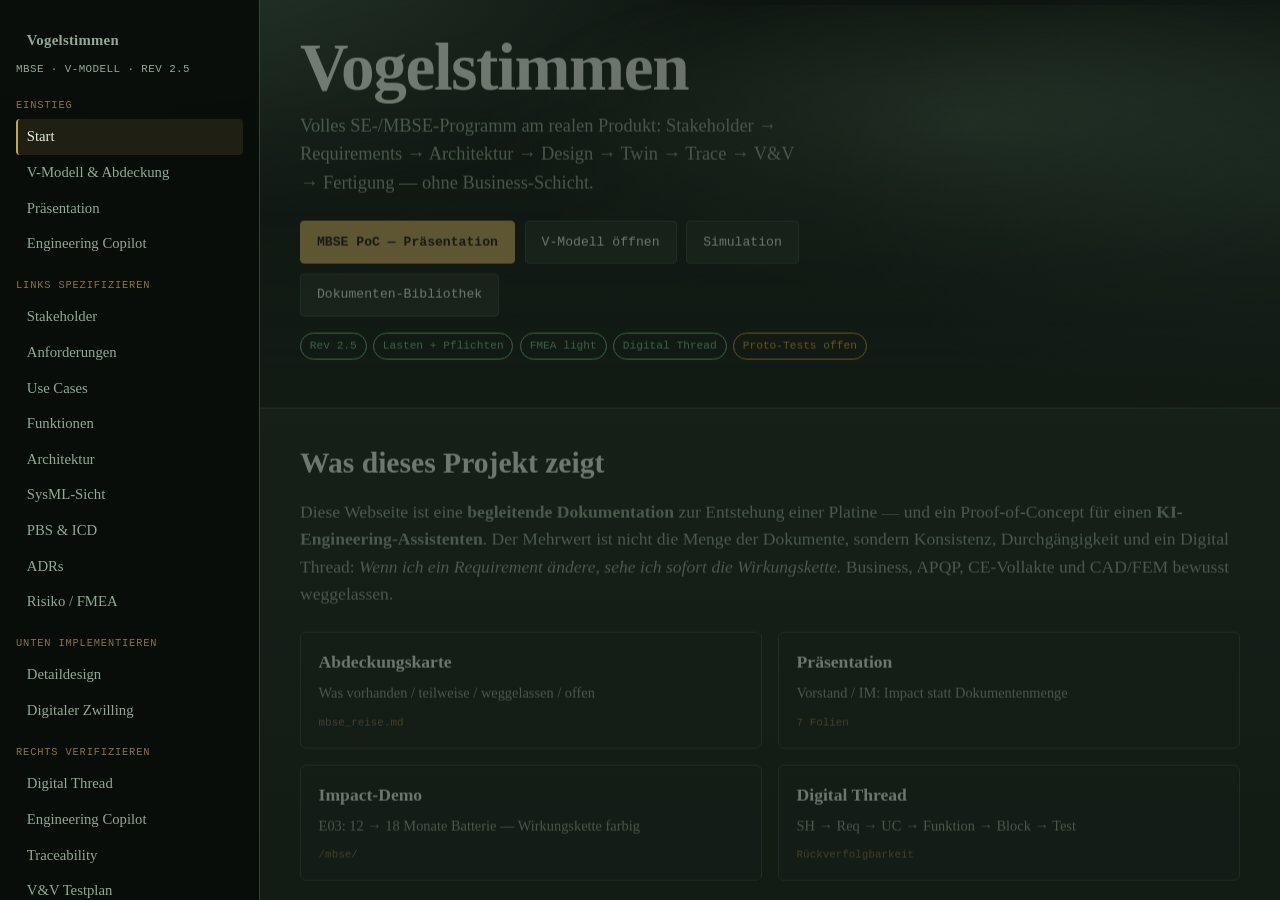
<file: index.html>
<!DOCTYPE html>
<html lang="de">
<head>
  <meta charset="utf-8" />
  <meta http-equiv="refresh" content="0; url=showcase/" />
  <title>Vogelstimmen → Showcase</title>
  <link rel="canonical" href="showcase/" />
</head>
<body>
  <p><a href="showcase/">Zur MBSE-Präsentation</a></p>
</body>
</html>
</file>
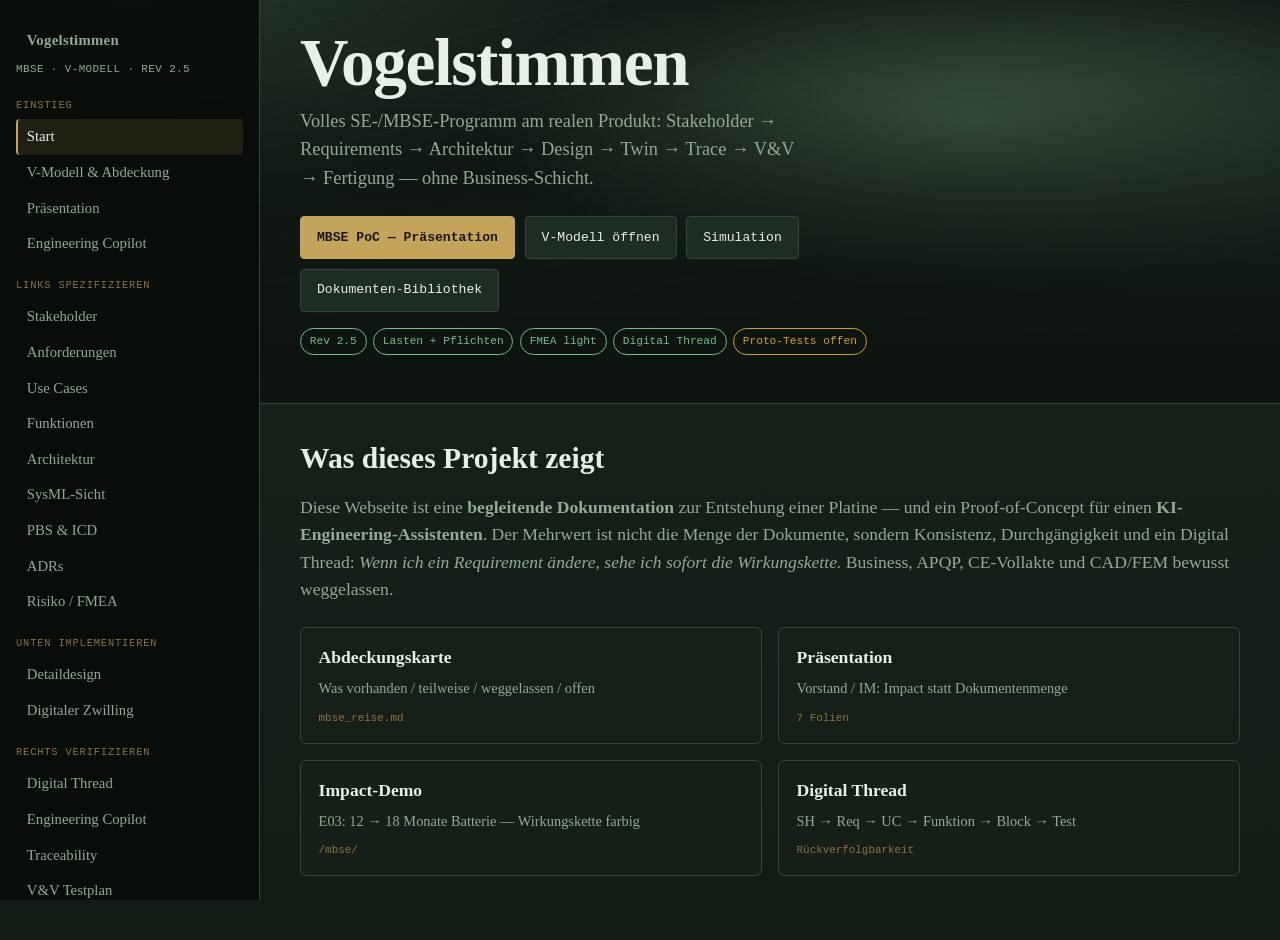
<file: showcase/index.html>
<!DOCTYPE html>
<html lang="de">
<head>
  <meta charset="utf-8" />
  <meta name="viewport" content="width=device-width, initial-scale=1" />
  <meta http-equiv="Cache-Control" content="no-store" />
  <title>Vogelstimmen — MBSE / V-Modell Showcase</title>
  <link rel="stylesheet" href="assets/css/site.css" />
</head>
<body>
  <div class="shell">
    <nav class="nav" aria-label="Hauptnavigation">
      <a class="nav-brand" href="#/home">Vogelstimmen</a>
      <p class="nav-sub">MBSE · V-Modell · Rev 2.5</p>

      <div class="nav-sec">Einstieg</div>
      <a href="#/home" data-route="home">Start</a>
      <a href="#/vmodell" data-route="vmodell">V-Modell &amp; Abdeckung</a>
      <a href="#/pitch" data-route="pitch">Präsentation</a>
      <a href="#/copilot" data-route="copilot">Engineering Copilot</a>

      <div class="nav-sec">Links spezifizieren</div>
      <a href="#/stakeholder" data-route="stakeholder">Stakeholder</a>
      <a href="#/requirements" data-route="requirements">Anforderungen</a>
      <a href="#/usecases" data-route="usecases">Use Cases</a>
      <a href="#/functions" data-route="functions">Funktionen</a>
      <a href="#/architektur" data-route="architektur">Architektur</a>
      <a href="#/sysml" data-route="sysml">SysML-Sicht</a>
      <a href="#/interfaces" data-route="interfaces">PBS &amp; ICD</a>
      <a href="#/entscheidungen" data-route="entscheidungen">ADRs</a>
      <a href="#/risiko" data-route="risiko">Risiko / FMEA</a>

      <div class="nav-sec">Unten implementieren</div>
      <a href="#/design" data-route="design">Detaildesign</a>
      <a href="#/twin" data-route="twin">Digitaler Zwilling</a>

      <div class="nav-sec">Rechts verifizieren</div>
      <a href="#/thread" data-route="thread">Digital Thread</a>
      <a href="#/copilot" data-route="copilot">Engineering Copilot</a>
      <a href="#/trace" data-route="trace">Traceability</a>
      <a href="#/vv" data-route="vv">V&amp;V Testplan</a>
      <a href="#/fertigung" data-route="fertigung">Fertigung</a>
      <a href="#/service" data-route="service">Service &amp; CM</a>

      <div class="nav-sec">Daten</div>
      <a href="#/bibliothek" data-route="bibliothek">Dokumenten-Bibliothek</a>
    </nav>

    <main class="main">
      <!-- HOME -->
      <section id="page-home" class="page">
        <header class="hero">
          <div class="hero-inner">
            <h1>Vogelstimmen</h1>
            <p class="tagline">
              Volles SE-/MBSE-Programm am realen Produkt: Stakeholder → Requirements →
              Architektur → Design → Twin → Trace → V&amp;V → Fertigung — ohne Business-Schicht.
            </p>
            <div class="hero-cta">
              <a class="btn btn-primary" href="#/pitch">MBSE PoC — Präsentation</a>
              <a class="btn" href="#/vmodell">V-Modell öffnen</a>
              <a class="btn" href="#/twin">Simulation</a>
              <a class="btn" href="#/bibliothek">Dokumenten-Bibliothek</a>
            </div>
            <div class="pill-row">
              <span class="pill on">Rev 2.5</span>
              <span class="pill on">Lasten + Pflichten</span>
              <span class="pill on">FMEA light</span>
              <span class="pill on">Digital Thread</span>
              <span class="pill warn">Proto-Tests offen</span>
            </div>
          </div>
        </header>
        <div class="content content-wide">
          <h2>Was dieses Projekt zeigt</h2>
          <p class="lead">
            Diese Webseite ist eine <strong>begleitende Dokumentation</strong> zur Entstehung einer
            Platine — und ein Proof-of-Concept für einen <strong>KI-Engineering-Assistenten</strong>.
            Der Mehrwert ist nicht die Menge der Dokumente, sondern Konsistenz, Durchgängigkeit
            und ein Digital Thread: <em>Wenn ich ein Requirement ändere, sehe ich sofort die Wirkungskette.</em>
            Business, APQP, CE-Vollakte und CAD/FEM bewusst weggelassen.
          </p>
          <div class="grid-2">
            <a class="tile" href="#/vmodell"><h4>Abdeckungskarte</h4><p>Was vorhanden / teilweise / weggelassen / offen</p><div class="meta">mbse_reise.md</div></a>
            <a class="tile" href="#/pitch"><h4>Präsentation</h4><p>Vorstand / IM: Impact statt Dokumentenmenge</p><div class="meta">7 Folien</div></a>
            <a class="tile" href="../mbse/index.html?demo=e03"><h4>Impact-Demo</h4><p>E03: 12 → 18 Monate Batterie — Wirkungskette farbig</p><div class="meta">/mbse/</div></a>
            <a class="tile" href="#/thread"><h4>Digital Thread</h4><p>SH → Req → UC → Funktion → Block → Test</p><div class="meta">Rückverfolgbarkeit</div></a>
          </div>
        </div>
      </section>

      <!-- PITCH -->
      <section id="page-pitch" class="page">
        <div class="content content-wide">
          <h2>Präsentation — Engineering Copilot</h2>
          <p class="lead">Der Mehrwert ist nicht die Menge der Dokumente, sondern Konsistenz, Durchgängigkeit und ein Digital Thread — erstmals wirtschaftlich, weil bei richtiger Tool-Unterstützung kaum Mehraufwand entsteht.</p>
          <a class="btn btn-primary" href="../mbse/presentation.html" target="_blank" rel="noopener">Vollbild (Beamer)</a>
          <a class="btn" href="../mbse/index.html?demo=e03" target="_blank" rel="noopener">Live-Demo E03</a>
          <a class="btn" href="#/bibliothek/mbse_pitch_krones">Sprechertext Krones</a>
          <div class="iframe-wrap" style="margin-top:1rem;min-height:70vh">
            <iframe id="pitch-frame" title="MBSE Präsentation" style="min-height:70vh;width:100%;border:0;background:#101610"></iframe>
          </div>
        </div>
      </section>

      <!-- COPILOT -->
      <section id="page-copilot" class="page">
        <div class="content content-wide">
          <h2>Engineering Copilot</h2>
          <p class="lead">
            Proof-of-Concept: intern ein Modell, außen Impact-Analyse. Der Aha-Effekt ist nicht
            „hier steht ein Requirement“, sondern „wenn ich es ändere, sehe ich sofort Architektur,
            Funktionen, Tests, Risiken und Dokumente“. Vogelstimmen ist der exemplarische Rahmen —
            klein, vollständig, übertragbar.
          </p>
          <div class="grid-2">
            <div class="tile"><h4>Traceability Coverage</h4><p data-mbse-kpi="coverage">—</p><div class="meta">Requirements mit Downstream</div></div>
            <div class="tile"><h4>Verwaiste Elemente</h4><p data-mbse-kpi="orphans">—</p><div class="meta">Ziel 0 — Lücken sichtbar</div></div>
            <div class="tile"><h4>Knoten im Graph</h4><p data-mbse-kpi="nodes">—</p><div class="meta">vs. Dokumente als Metrik</div></div>
            <div class="tile"><h4>Dokument-Knoten</h4><p data-mbse-kpi="docs">—</p><div class="meta">Menge vs. Verknüpfung</div></div>
          </div>
          <p style="margin-top:1rem">
            <a class="btn btn-primary" href="#/pitch">Präsentation starten</a>
            <a class="btn" href="../mbse/index.html">Impact-Analyse öffnen</a>
            <a class="btn" href="../mbse/index.html?demo=e03">What-if E03 (12→18 Monate)</a>
          </p>
        </div>
      </section>

      <!-- V-MODELL -->
      <section id="page-vmodell" class="page">
        <div class="content content-wide">
          <h2>V-Modell Gesamtübersicht</h2>
          <p class="lead">Links spezifizieren &amp; entwickeln · rechts verifizieren &amp; validieren. Klick öffnet die Station.</p>

          <div class="vmodel" aria-label="V-Modell">
            <div class="v-col left">
              <a class="v-node" href="#/stakeholder">Stakeholder / Needs<span class="st">HAVE</span><small>stakeholder.md</small></a>
              <a class="v-node" href="#/requirements">Lastenheft + Pflichtenheft<span class="st">HAVE</span><small>F/E/U/H/M · SYS-01…08</small></a>
              <a class="v-node" href="#/usecases">Use Cases &amp; Szenarien<span class="st">HAVE</span><small>UC-01…05</small></a>
              <a class="v-node" href="#/functions">Funktionsstruktur<span class="st">HAVE</span><small>SF-Baum</small></a>
              <a class="v-node" href="#/architektur">Systemarchitektur B1–B8<span class="st">HAVE</span><small>+ PBS / ICD</small></a>
              <a class="v-node" href="#/risiko">Risiko / Design-FMEA<span class="st">HAVE</span><small>light — kein HARA</small></a>
              <a class="v-node" href="#/design">Detaildesign KiCad<span class="st">HAVE</span><small>Implementierung PCB</small></a>
            </div>
            <div class="vmodel-mid" aria-hidden="true"></div>
            <div class="v-col right">
              <a class="v-node" href="#/vv">Abnahme / Validierung<span class="st open">OPEN</span><small>Betreiber — Proto</small></a>
              <a class="v-node" href="#/vv">Systemtest<span class="st open">OPEN</span><small>Idle, BUSY, R12, 5V</small></a>
              <a class="v-node" href="#/vv">Teilsystem / Twin<span class="st">HAVE</span><small>Sim + Review</small></a>
              <a class="v-node" href="#/vv">Integrationstest<span class="st">HAVE</span><small>F-01…F-05 pcbnew</small></a>
              <a class="v-node" href="#/vv">Unit / DRC·ERC·BOM<span class="st">HAVE</span><small>TC-U01…U03</small></a>
              <a class="v-node" href="#/fertigung">Fertigungspaket<span class="st">HAVE</span><small>Gerber · BOM · CPL</small></a>
              <a class="v-node" href="#/service">Service &amp; Baseline<span class="st">HAVE</span><small>IBN · CM light</small></a>
            </div>
          </div>

          <h3>Abdeckungsfilter</h3>
          <div class="cov-filters">
            <button type="button" data-cov-filter="all" class="active">Alle</button>
            <button type="button" data-cov-filter="have">Vorhanden</button>
            <button type="button" data-cov-filter="partial">Teilweise</button>
            <button type="button" data-cov-filter="skip">Weggelassen</button>
            <button type="button" data-cov-filter="open">Offen</button>
          </div>
          <table class="data">
            <thead><tr><th>Bereich</th><th>Status</th><th>Artefakt</th></tr></thead>
            <tbody>
              <tr data-cov="skip"><td>Business Case / Markt / ROI / MRD</td><td class="status-skip">weggelassen</td><td>—</td></tr>
              <tr data-cov="have"><td>Stakeholder</td><td class="status-have">vorhanden</td><td>stakeholder.md</td></tr>
              <tr data-cov="have"><td>Lastenheft + Pflichtenheft</td><td class="status-have">vorhanden</td><td>anforderungen · pflichtenheft</td></tr>
              <tr data-cov="have"><td>Use Cases / Funktionen / SysML</td><td class="status-have">vorhanden</td><td>use_cases · funktionsstruktur · mbse_sysml</td></tr>
              <tr data-cov="have"><td>Architektur · PBS · ICD · ADR</td><td class="status-have">vorhanden</td><td>systemarchitektur · pbs_icd · entscheidungen</td></tr>
              <tr data-cov="partial"><td>Risiko / FMEA (kein HARA/FTA)</td><td class="status-partial">teilweise</td><td>risiko_fmea.md</td></tr>
              <tr data-cov="skip"><td>Mechanik CAD / FEM</td><td class="status-skip">nicht Scope</td><td>Gehäuse Bestand</td></tr>
              <tr data-cov="have"><td>E/E Schaltplan / PCB / Twin</td><td class="status-have">vorhanden</td><td>KiCad · simulation/</td></tr>
              <tr data-cov="skip"><td>App-Software SRS/SDS</td><td class="status-skip">n/a</td><td>Modul-Firmware fremd</td></tr>
              <tr data-cov="partial"><td>V&amp;V (Plan fertig, Proto offen)</td><td class="status-partial">teilweise</td><td>vv_testplan.md</td></tr>
              <tr data-cov="skip"><td>APQP / PPAP / Six Sigma</td><td class="status-skip">weggelassen</td><td>—</td></tr>
              <tr data-cov="skip"><td>CE-Vollakte / ISO 26262</td><td class="status-skip">weggelassen</td><td>Hinweis in Service</td></tr>
              <tr data-cov="have"><td>Fertigung · Montage · Service · CM</td><td class="status-have">vorhanden</td><td>V2.5-final · montage · service · baseline</td></tr>
              <tr data-cov="open"><td>Feldmessung / Abnahme</td><td class="status-open">offen</td><td>TC-S* / TC-A*</td></tr>
            </tbody>
          </table>
          <a class="btn" href="#/bibliothek/mbse_reise">Vollständige Abdeckungskarte</a>
          <a class="btn btn-primary" href="#/stakeholder">Tour starten: Stakeholder →</a>
        </div>
      </section>

      <!-- STAKEHOLDER -->
      <section id="page-stakeholder" class="page">
        <div class="content">
          <h2>Stakeholder &amp; Needs</h2>
          <p class="lead">Wer braucht was — ohne Marketing/Investor. Rekonstruiert für den Showcase.</p>
          <table class="data">
            <thead><tr><th>ID</th><th>Rolle</th><th>Kern-Interesse</th></tr></thead>
            <tbody>
              <tr><td>SH-01</td><td>Besucher</td><td>Taste → Stimme, einfach</td></tr>
              <tr><td>SH-02</td><td>Betreiber</td><td>Zuverlässig, Batterie hält, Zähler</td></tr>
              <tr><td>SH-03</td><td>Wartung</td><td>USB-Audio, Tausch, Service</td></tr>
              <tr><td>SH-04</td><td>Entwicklung</td><td>Spec, Review, Trace, Fertigung</td></tr>
              <tr><td>SH-05</td><td>Fertigung</td><td>BOM/CPL/Gerber klar</td></tr>
              <tr><td>SH-06</td><td>Reviewer</td><td>Blocker vor Serie finden</td></tr>
            </tbody>
          </table>
          <p class="note">Need „Jahr ohne Batteriewechsel“ → E02/E03/Latch · Need „nicht nochmal Rev‑1“ → M01/M04/Review.</p>
          <a class="btn" href="#/bibliothek/stakeholder">stakeholder.md</a>
          <a class="btn btn-primary" href="#/requirements">Weiter: Anforderungen →</a>
        </div>
      </section>

      <!-- REQUIREMENTS -->
      <section id="page-requirements" class="page">
        <div class="content">
          <h2>Anforderungen</h2>
          <p class="lead">Lastenheft (Kunden-/Stakeholder-Sicht) + Pflichtenheft (SYS-Implementierung).</p>
          <h3>Lastenheft-Gruppen</h3>
          <table class="data">
            <thead><tr><th>Gruppe</th><th>Beispiele</th><th>Kern</th></tr></thead>
            <tbody>
              <tr><td><code>F01–F11</code></td><td>8 Taster, USB-Audio, Zähler, LEDs</td><td>Funktion</td></tr>
              <tr><td><code>E01–E06</code></td><td>Idle &lt;100 µA, Auto-Off, 12 V</td><td>Energie</td></tr>
              <tr><td><code>U01–U05</code></td><td>−10…+60 °C, feucht, wartungsarm</td><td>Umgebung</td></tr>
              <tr><td><code>H01–H07</code></td><td>Kübler, MPT, M3, VGS-Schutz</td><td>Hardware</td></tr>
              <tr><td><code>M01–M04</code></td><td>BOM-Gate, Spannungscheck, Review</td><td>Methode</td></tr>
            </tbody>
          </table>
          <h3>Pflichtenheft — Systemanforderungen (Auszug)</h3>
          <table class="data">
            <thead><tr><th>SYS</th><th>Aussage</th></tr></thead>
            <tbody>
              <tr><td>SYS-02</td><td>Idle: 12V_SW und 5V abgetrennt</td></tr>
              <tr><td>SYS-03</td><td>Kaltstart SET ohne 5 V (Q6)</td></tr>
              <tr><td>SYS-05</td><td>Modul-IOs sehen kein 12‑V‑OR (D15–D22)</td></tr>
              <tr><td>SYS-06</td><td>5 V im Kübler-Fenster (R5=0R)</td></tr>
            </tbody>
          </table>
          <a class="btn" href="#/bibliothek/anforderungen">Lastenheft</a>
          <a class="btn" href="#/bibliothek/pflichtenheft">Pflichtenheft</a>
          <a class="btn btn-primary" href="#/usecases">Weiter: Use Cases →</a>
        </div>
      </section>

      <!-- USE CASES -->
      <section id="page-usecases" class="page">
        <div class="content">
          <h2>Use Cases &amp; Szenarien</h2>
          <p class="lead">Verhalten aus Akteurssicht — Grundlage für Activity/State und Twin-Szenarien.</p>
          <table class="data">
            <thead><tr><th>UC</th><th>Name</th><th>Akteur</th></tr></thead>
            <tbody>
              <tr><td>UC-01</td><td>Vogelstimme starten</td><td>Besucher</td></tr>
              <tr><td>UC-02</td><td>Stimme während Play wechseln</td><td>Besucher</td></tr>
              <tr><td>UC-03</td><td>Nutzungszähler ablesen</td><td>Betreiber</td></tr>
              <tr><td>UC-04</td><td>Audiodateien aktualisieren</td><td>Wartung</td></tr>
              <tr><td>UC-05</td><td>Batterie warten</td><td>Wartung</td></tr>
            </tbody>
          </table>
          <div class="v-steps">
            <div class="v-step"><strong>UC-01 Happy Path</strong><p>Taste → SET → Buck/Boot → Track → BUSY Release → Idle</p></div>
            <div class="v-step"><strong>Constraint UC-04</strong><p>USB nur Latch AUS oder Modul abgezogen (F-09)</p></div>
          </div>
          <a class="btn" href="#/bibliothek/use_cases">use_cases.md</a>
          <a class="btn btn-primary" href="#/functions">Weiter: Funktionen →</a>
        </div>
      </section>

      <!-- FUNCTIONS -->
      <section id="page-functions" class="page">
        <div class="content">
          <h2>Funktionsstruktur</h2>
          <p class="lead">Blackbox: Energie rein · Taster-Events · Audio/LEDs/Zähler raus. Dann Funktionsbaum.</p>
          <pre class="mono" style="background:#0a100c;padding:1rem;border-radius:6px;border:1px solid var(--line);overflow:auto">Hauptfunktion: Vogelstimme auf Tastendruck wiedergeben
├─ SF-Energie   Latch, Buck, Idle-Trennung
├─ SF-Trigger   Taster → IO / BTN_OR / SET
├─ SF-Audio     Modul Mode0, BUSY, SPK
├─ SF-Feedback  LEDs 12V_LED
└─ SF-Nutzung   Kübler-Impuls</pre>
          <a class="btn" href="#/bibliothek/funktionsstruktur">funktionsstruktur.md</a>
          <a class="btn btn-primary" href="#/architektur">Weiter: Architektur →</a>
        </div>
      </section>

      <!-- ARCHITEKTUR -->
      <section id="page-architektur" class="page">
        <div class="content">
          <h2>Systemarchitektur</h2>
          <p class="lead">Logische Blöcke B1–B8 mit Trace zu Requirements — Logical → Physical im PBS.</p>
          <table class="data">
            <thead><tr><th>Block</th><th>Rolle</th><th>Req-Trace</th></tr></thead>
            <tbody>
              <tr><td>B1</td><td>Eingangsschutz</td><td>E01, H07</td></tr>
              <tr><td>B2</td><td>Hardware-Latch</td><td>E02, E04, E05</td></tr>
              <tr><td>B3</td><td>Buck 12→5 V</td><td>E01, E03</td></tr>
              <tr><td>B4</td><td>DY-SV17F Audio</td><td>F01–F09</td></tr>
              <tr><td>B5</td><td>Kübler-Zähler</td><td>F10, H01</td></tr>
              <tr><td>B6</td><td>Taster-Interface</td><td>F01, F02</td></tr>
              <tr><td>B7</td><td>Lautsprecher BTL</td><td>F05, F09</td></tr>
              <tr><td>B8</td><td>Taster-LEDs</td><td>F11</td></tr>
            </tbody>
          </table>
          <div class="v-steps">
            <div class="v-step"><strong>DOMÄNEN</strong><p>12V_PROT · 12V_SW · 5V · IOx vs IOx_M</p></div>
            <div class="v-step"><strong>ZUSTÄNDE</strong><p>Idle → SET → Boot → Play → Release → Idle</p></div>
          </div>
          <a class="btn" href="#/bibliothek/systemarchitektur">Architektur-Dokument</a>
          <a class="btn btn-primary" href="#/sysml">Weiter: SysML →</a>
        </div>
      </section>

      <!-- SYSML -->
      <section id="page-sysml" class="page">
        <div class="content">
          <h2>MBSE / SysML-Sicht</h2>
          <p class="lead">Kein Cameo — dokumentierte SysML-Äquivalente (Mermaid/Tabellen) mit denselben Diagrammrollen.</p>
          <table class="data">
            <thead><tr><th>Diagramm</th><th>Inhalt hier</th></tr></thead>
            <tbody>
              <tr><td>Requirement</td><td>Lasten/Pflichten + Traceability</td></tr>
              <tr><td>BDD</td><td>Blöcke B1–B8, Produktstruktur</td></tr>
              <tr><td>IBD</td><td>Schnittstellen, Spannungsdomänen</td></tr>
              <tr><td>Use Case</td><td>UC-01…05</td></tr>
              <tr><td>Activity / Sequence</td><td>UC-Abläufe, Twin-Phasen</td></tr>
              <tr><td>State Machine</td><td>Idle/Betrieb/Release</td></tr>
              <tr><td>Parametric</td><td>teilweise: Idle-µA, R12-Leistung (Twin/ANA)</td></tr>
            </tbody>
          </table>
          <a class="btn" href="#/bibliothek/mbse_sysml">mbse_sysml.md</a>
          <a class="btn btn-primary" href="#/interfaces">Weiter: PBS &amp; ICD →</a>
        </div>
      </section>

      <!-- PBS ICD -->
      <section id="page-interfaces" class="page">
        <div class="content">
          <h2>PBS &amp; Interface Control</h2>
          <p class="lead">Product Breakdown + ICD: elektrische, mechanische und Audio-Schnittstellen.</p>
          <pre class="mono" style="background:#0a100c;padding:1rem;border-radius:6px;border:1px solid var(--line);overflow:auto">System Vogelstimmen
├─ Elektronik PCB Rev 2.5
├─ Audio-Modul DY-SV17F
├─ Kübler-Zähler
├─ Bestand: Gehäuse / 8× Taster+LED / SPK / 12V-Batt
└─ Fertigungsdaten (Gerber, BOM, CPL)</pre>
          <p>ICD deckt u. a. J1–J6 (MPT), USB-Constraint, SPK BTL, Taster-GND, 12V_LED ab.</p>
          <a class="btn" href="#/bibliothek/pbs_icd">pbs_icd.md</a>
          <a class="btn btn-primary" href="#/entscheidungen">Weiter: ADRs →</a>
        </div>
      </section>

      <!-- ENTSCHEIDUNGEN -->
      <section id="page-entscheidungen" class="page">
        <div class="content">
          <h2>Designentscheidungen (ADR)</h2>
          <p class="lead">Kritische Wahlen versioniert begründet — Review-fähig.</p>
          <table class="data">
            <thead><tr><th>ID</th><th>Entscheidung</th><th>Treiber</th></tr></thead>
            <tbody>
              <tr><td><code>E-LATCH-01/02</code></td><td>HW-Latch + P-FET-Kaltstart</td><td>E02 Idle ≈0 µA</td></tr>
              <tr><td><code>E-RPP-01</code></td><td>R6 = 470 kΩ</td><td>~12 µA Idle</td></tr>
              <tr><td><code>E-VGS-01</code></td><td>Zener 6,2 V an P-FETs</td><td>SI2301 ±8 V</td></tr>
              <tr><td><code>E-CNT-01</code></td><td>Kübler @ 5 V-Rail</td><td>Spec −10/+20 %</td></tr>
              <tr><td><code>E-CONN-01</code></td><td>Phoenix MPT</td><td>Einzelleitungen</td></tr>
              <tr><td><code>E-RESPIN-01</code></td><td>F-01…F-05 Respin</td><td>Adversarial</td></tr>
            </tbody>
          </table>
          <a class="btn" href="#/bibliothek/entscheidungen">Alle ADRs</a>
          <a class="btn btn-primary" href="#/risiko">Weiter: Risiko →</a>
        </div>
      </section>

      <!-- RISIKO -->
      <section id="page-risiko" class="page">
        <div class="content">
          <h2>Risiko- &amp; Sicherheitsmanagement</h2>
          <p class="lead">Design-FMEA light. Kein HARA/HAZOP/FTA — nicht Automotive/Medizin.</p>
          <table class="data">
            <thead><tr><th>Thema</th><th>Maßnahme</th></tr></thead>
            <tbody>
              <tr><td>12 V auf Modul-IO</td><td>D15–D22 Serie (F-01)</td></tr>
              <tr><td>VOS / Kübler-Fenster</td><td>R5 = 0 Ω (F-02)</td></tr>
              <tr><td>BUSY Kill beim Boot</td><td>R13+C4 Blanking (F-03)</td></tr>
              <tr><td>R12 thermisch</td><td>Auflage A-02 Proto messen</td></tr>
              <tr><td>USB vs Board-5V</td><td>IBN-Regel + Service</td></tr>
            </tbody>
          </table>
          <a class="btn" href="#/bibliothek/risiko_fmea">risiko_fmea.md</a>
          <a class="btn btn-primary" href="#/design">Weiter: Detaildesign →</a>
        </div>
      </section>

      <!-- DESIGN -->
      <section id="page-design" class="page">
        <div class="content">
          <h2>Detaildesign &amp; Implementierung</h2>
          <p class="lead">E/E: Schaltplan → PCB → Fertigungsdaten. Mechanik/CAD bewusst Bestand.</p>
          <div class="v-steps">
            <div class="v-step"><strong>M01 BOM-GATE</strong><p>LCSC vor Layout (<code>bom_verfuegbarkeit.md</code>)</p></div>
            <div class="v-step"><strong>SCHALTPLAN</strong><p>B1–B8, VGS, Latch, Respin F-01…F-05</p></div>
            <div class="v-step"><strong>PCB REV 2.5</strong><p>2L 86,6×60,6 mm · 47 SMD · DRC/ERC 0</p></div>
            <div class="v-step"><strong>SW</strong><p>Keine App — nur Modul Mode 0 + Dateinamen</p></div>
          </div>
          <div class="grid-2">
            <a class="tile" href="#/bibliothek/schaltplan"><h4>Schaltplan-Doku</h4><p>Netze, Blöcke, BOM</p><div class="meta">docs/schaltplan.md</div></a>
            <a class="tile" href="#/bibliothek/kicad_anleitung"><h4>KiCad</h4><p>Projekt öffnen</p><div class="meta">kicad_anleitung.md</div></a>
          </div>
          <a class="btn btn-primary" href="#/twin">Weiter: Digitaler Zwilling →</a>
        </div>
      </section>

      <!-- TWIN -->
      <section id="page-twin" class="page">
        <div class="content content-wide">
          <h2>Digitaler Zwilling</h2>
          <p class="lead">Verhaltensmodell: Taster → Latch → Buck → Play → Ströme/Spannungen auf dem Layout.</p>
          <a class="btn" href="../simulation/index.html" target="_blank" rel="noopener">Simulation in neuem Tab</a>
          <a class="btn" href="#/bibliothek/digitaler_zwilling">Zwilling-Dokumentation</a>
          <div class="iframe-wrap" style="margin-top:1rem">
            <iframe id="sim-frame" title="Platinen-Simulation Rev 2.5"></iframe>
          </div>
          <p class="note" style="margin-top:1rem">Sim ≠ Proto-Oszi — prüft Logik/Idle/Phasen vor Kupferbestellung.</p>
          <a class="btn btn-primary" href="#/thread">Weiter: Digital Thread →</a>
        </div>
      </section>

      <!-- THREAD -->
      <section id="page-thread" class="page">
        <div class="content">
          <h2>Digital Thread</h2>
          <p class="lead">State-of-the-Art-Idee, dokumentenbasiert rückverfolgbar verknüpft — kein PLM-Tool.</p>
          <div class="thread">
            <strong>Stakeholder</strong> (SH-01…06)<br />
            ↓ Needs<br />
            <strong>Requirements</strong> (F/E/U/H/M + SYS)<br />
            ↓<br />
            <strong>Use Cases</strong> (UC-01…05)<br />
            ↓<br />
            <strong>Funktionen</strong> (SF-*)<br />
            ↓<br />
            <strong>Logische Architektur</strong> (B1–B8)<br />
            ↓<br />
            <strong>Physisch</strong> (PCB / Modul / BOM)<br />
            ↓<br />
            <strong>Tests</strong> (TC-U / I / T / S / A)<br />
            ↓<br />
            <strong>Nachweise / Freigabe</strong> (Review · Auflagen · Proto)
          </div>
          <a class="btn" href="#/bibliothek/digital_thread">digital_thread.md</a>
          <a class="btn btn-primary" href="#/trace">Weiter: Traceability →</a>
        </div>
      </section>

      <!-- TRACE -->
      <section id="page-trace" class="page">
        <div class="content">
          <h2>Traceability (RTM)</h2>
          <p class="lead">Jedes Element: Anforderung → Funktion → Komponente → Testfall → Ergebnis.</p>
          <pre class="mono" style="background:#0a100c;padding:1rem;border-radius:6px;border:1px solid var(--line);overflow:auto">F02 Taster→Stimme
  → SF-Trigger / SF-Audio
  → B4, B6 · U2 IOx_M · D15–D22
  → TC-T01 / V-FUN · Sim PASS
  → TC-S02 Proto OFFEN</pre>
          <table class="data">
            <thead><tr><th>Methode</th><th>Bedeutung</th></tr></thead>
            <tbody>
              <tr><td><code>V-FUN</code></td><td>Funktionaler Test</td></tr>
              <tr><td><code>V-MES</code></td><td>Messung</td></tr>
              <tr><td><code>V-ANA</code></td><td>Analyse</td></tr>
              <tr><td><code>V-INS</code></td><td>Inspektion</td></tr>
              <tr><td><code>V-REV</code></td><td>Review</td></tr>
              <tr><td><code>V-SIM</code></td><td>Simulation</td></tr>
            </tbody>
          </table>
          <a class="btn" href="#/bibliothek/traceability">Vollständige Matrix</a>
          <a class="btn btn-primary" href="#/vv">Weiter: V&amp;V →</a>
        </div>
      </section>

      <!-- V&V -->
      <section id="page-vv" class="page">
        <div class="content">
          <h2>Verifikation &amp; Validierung</h2>
          <p class="lead">Rechte Seite des V — ehrlich: Design-V weitgehend done, System/Abnahme Proto offen.</p>
          <table class="data">
            <thead><tr><th>Ebene</th><th>Status</th><th>Beispiele</th></tr></thead>
            <tbody>
              <tr><td>Unit</td><td class="status-have">PASS</td><td>DRC/ERC, BOM↔CPL</td></tr>
              <tr><td>Integration</td><td class="status-have">PASS</td><td>F-01…F-05 in PCB</td></tr>
              <tr><td>Teilsystem</td><td class="status-have">PASS</td><td>Twin UC-01, Review</td></tr>
              <tr><td>System</td><td class="status-open">OFFEN</td><td>Idle real, BUSY Oszi, R12</td></tr>
              <tr><td>Abnahme</td><td class="status-open">OFFEN</td><td>Betreiber am Lehrpfad</td></tr>
            </tbody>
          </table>
          <div class="pill-row">
            <span class="pill on">DRC 0</span>
            <span class="pill on">ERC 0</span>
            <span class="pill on">F-01…F-05</span>
            <span class="pill warn">FREIGABE MIT AUFLAGEN</span>
          </div>
          <a class="btn" href="#/bibliothek/vv_testplan">vv_testplan.md</a>
          <a class="btn" href="#/bibliothek/adversarial_v25">Adversarial Review</a>
          <a class="btn btn-primary" href="#/fertigung">Weiter: Fertigung →</a>
        </div>
      </section>

      <!-- FERTIGUNG -->
      <section id="page-fertigung" class="page">
        <div class="content">
          <h2>Fertigung &amp; Manufacturing Engineering</h2>
          <p class="lead">JLCPCB-Paket + Montage/IBN. Kein APQP/PPAP — Proto-Fertigung.</p>
          <table class="data">
            <thead><tr><th>Artefakt</th><th>Pfad</th></tr></thead>
            <tbody>
              <tr><td>Gerber-ZIP</td><td><code>hardware/V2.5-final/vogelstimmen_v2.5-Gerber.zip</code></td></tr>
              <tr><td>BOM / CPL</td><td><code>JLCPCB_BOM.csv</code> · <code>*-cpl.csv</code></td></tr>
              <tr><td>PDFs / KiCad</td><td>Schematic · PCB · Quellen</td></tr>
              <tr><td>Montage / IBN</td><td><code>docs/montage_ibn.md</code></td></tr>
            </tbody>
          </table>
          <h3>Auflagen vor Serie</h3>
          <ol>
            <li>Passives LCSC nachziehen (A-01)</li>
            <li>1–2 Proto messen: BUSY, R12, 5 V (A-02/A-03)</li>
            <li>USB nur Modul abgezogen / Latch aus (A-04)</li>
          </ol>
          <a class="btn" href="#/bibliothek/fertigung_readme">Fertigung README</a>
          <a class="btn" href="#/bibliothek/montage_ibn">Montage &amp; IBN</a>
          <a class="btn btn-primary" href="#/service">Weiter: Service &amp; CM →</a>
        </div>
      </section>

      <!-- SERVICE -->
      <section id="page-service" class="page">
        <div class="content">
          <h2>Service, Betrieb &amp; Konfiguration</h2>
          <p class="lead">Wartung, Audio-Update, Ersatz — plus Baseline/CM light.</p>
          <div class="v-steps">
            <div class="v-step"><strong>SERVICE</strong><p>Batterie, USB-Dateien, Zählerablesen, Modul-Tausch — <code>service_betrieb.md</code></p></div>
            <div class="v-step"><strong>BASELINE</strong><p>Rev 2.5 = Gerber+BOM+CPL+Docs Stand Freigabe — <code>konfiguration_baseline.md</code></p></div>
            <div class="v-step"><strong>COMPLIANCE</strong><p>Keine CE-Vollakte; intern/Lehrpfad — Annahme dokumentiert</p></div>
          </div>
          <a class="btn" href="#/bibliothek/service_betrieb">Service</a>
          <a class="btn" href="#/bibliothek/konfiguration_baseline">Baseline</a>
          <a class="btn btn-primary" href="#/bibliothek">Zur Dokumenten-Bibliothek →</a>
        </div>
      </section>

      <!-- BIBLIOTHEK -->
      <section id="page-bibliothek" class="page">
        <div class="content content-wide">
          <h2>Dokumenten-Bibliothek</h2>
          <p class="lead">Alle Kern-Artefakte offline gerendert — vom Abdeckungsblatt bis Fertigung.</p>
          <div class="md-toolbar">
            <label for="doc-select" class="mono" style="color:var(--muted)">Dokument</label>
            <select id="doc-select"></select>
            <span id="md-status" class="mono" style="color:var(--muted);font-size:0.7rem"></span>
          </div>
          <div id="md-out" class="md-view"><p>Dokument wählen …</p></div>
          <div class="footer-bar">
            Quelle: Projektordner auf diesem Stick · Server: START.bat · Kolping / interner Gebrauch
          </div>
        </div>
      </section>
    </main>
  </div>

  <script src="assets/js/marked.min.js"></script>
  <script src="assets/js/site.js"></script>
</body>
</html>
</file>
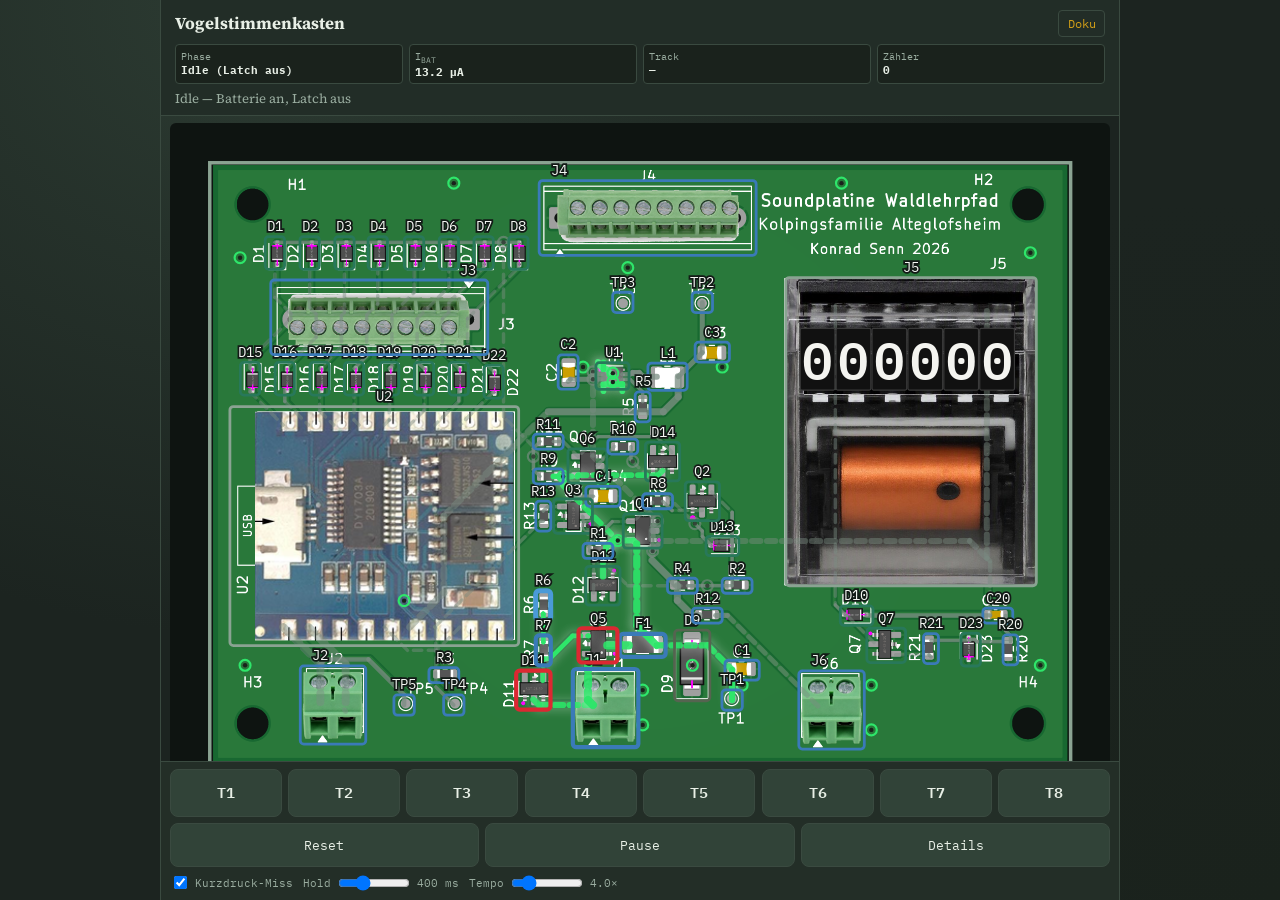
<file: sim-app/index.html>
<!DOCTYPE html>
<html lang="de">
<head>
  <meta charset="utf-8" />
  <meta name="viewport" content="width=device-width, initial-scale=1, viewport-fit=cover" />
  <meta name="mobile-web-app-capable" content="yes" />
  <meta name="apple-mobile-web-app-capable" content="yes" />
  <meta name="apple-mobile-web-app-status-bar-style" content="black-translucent" />
  <meta name="theme-color" content="#1c2420" />
  <meta name="sim-rev" content="3.0-mobile" />
  <title>Vogelstimmen — Platinen-Simulation</title>
  <link rel="manifest" href="manifest.webmanifest" />
  <link rel="preconnect" href="https://fonts.googleapis.com" />
  <link rel="preconnect" href="https://fonts.gstatic.com" crossorigin />
  <link href="https://fonts.googleapis.com/css2?family=IBM+Plex+Mono:wght@400;600&family=Source+Serif+4:opsz,wght@8..60,500;8..60,700&display=swap" rel="stylesheet" />
  <link rel="stylesheet" href="css/mobile.css" />
</head>
<body>
  <div id="boot-screen" class="boot-screen" aria-live="polite">
    <p class="boot-title">Platinen-Simulation</p>
    <p class="boot-sub">Rev 3.0 wird geladen …</p>
  </div>

  <header class="app-header">
    <div class="header-top">
      <h1>Vogelstimmenkasten</h1>
      <a class="doc-link" href="../showcase/index.html#/twin">Doku</a>
    </div>
    <div class="stats-bar">
      <div><span>Phase</span><strong id="phase">—</strong></div>
      <div><span>I<sub>BAT</sub></span><strong id="ibat">—</strong></div>
      <div><span>Track</span><strong id="track">—</strong></div>
      <div><span>Zähler</span><strong id="counter">0</strong></div>
    </div>
    <p id="msg" class="msg-line"></p>
  </header>

  <main class="app-main">
    <div id="board" class="board-wrap" aria-label="Platinenansicht"></div>
    <details class="legend-fold">
      <summary>Legende Stromfluss</summary>
      <div class="legend-flow">
        <span><i class="blue-swatch"></i>blau = Passiv / Klemme</span>
        <span><i style="background:#7a8c82"></i>grau ≈0</span>
        <span><i style="background:#2ee66a"></i>&lt;1 mA</span>
        <span><i style="background:#ffc107"></i>&lt;50 mA</span>
        <span><i style="background:#ff4d4d"></i>≥50 mA</span>
      </div>
    </details>
  </main>

  <nav class="touch-bar" aria-label="Vogelstimmen-Taster">
    <div class="touch-row" id="buttons"></div>
    <div class="touch-ctrl">
      <button class="ctrl" id="reset" type="button">Reset</button>
      <button class="ctrl" id="pause" type="button">Pause</button>
      <button class="ctrl sheet-toggle" id="sheet-open" type="button" aria-expanded="false" aria-controls="detail-sheet">Details</button>
    </div>
    <div class="touch-sliders">
      <label class="chk"><input type="checkbox" id="miss" checked /> Kurzdruck-Miss</label>
      <label class="rng">Hold <input type="range" id="hold" min="50" max="1200" value="400" step="50" /> <span id="hold-val">400 ms</span></label>
      <label class="rng">Tempo <input type="range" id="speed" min="0.5" max="20" value="4" step="0.5" /> <span id="speed-val">4.0×</span></label>
    </div>
  </nav>

  <div id="detail-sheet" class="detail-sheet" aria-hidden="true">
    <div class="sheet-backdrop" id="sheet-backdrop"></div>
    <div class="sheet-panel" role="dialog" aria-modal="true" aria-labelledby="sheet-title">
      <div class="sheet-handle" aria-hidden="true"></div>
      <div class="sheet-head">
        <h2 id="sheet-title">Netze &amp; Bauteile</h2>
        <button type="button" class="sheet-close" id="sheet-close" aria-label="Schließen">×</button>
      </div>
      <div class="sheet-tabs" role="tablist">
        <button type="button" class="tab on" data-tab="detail" role="tab" aria-selected="true">Detail</button>
        <button type="button" class="tab" data-tab="nets" role="tab">Netze</button>
        <button type="button" class="tab" data-tab="parts" role="tab">Teile</button>
      </div>
      <div class="sheet-body">
        <div class="tab-panel on" data-panel="detail" id="detail"></div>
        <div class="tab-panel" data-panel="nets"><div id="nets"></div></div>
        <div class="tab-panel" data-panel="parts">
          <div class="scroll">
            <table>
              <thead>
                <tr><th>Ref</th><th>BG</th><th>Wert</th><th>Zustand</th><th>U</th><th>I</th><th>Spec</th></tr>
              </thead>
              <tbody id="part-table"></tbody>
            </table>
          </div>
        </div>
      </div>
    </div>
  </div>

  <div id="help-overlay" class="help-overlay" aria-hidden="true">
    <div class="help-dialog" role="dialog" aria-modal="true" aria-labelledby="help-title">
      <button type="button" class="help-close" id="help-close">Schließen</button>
      <h3 id="help-title">Erklärung</h3>
      <p class="help-sub" id="help-sub"></p>
      <h4>System — Hauptbaugruppen</h4>
      <div class="diag-wrap" id="help-sys-diag"></div>
      <h4>Baugruppe — Funktion &amp; Schnittstellen</h4>
      <div class="diag-wrap" id="help-inner-diag"></div>
      <h4>Die Baugruppe in Alltagssprache</h4>
      <p id="help-block"></p>
      <h4>Dieses Bauteil — wozu und wie</h4>
      <p id="help-part"></p>
      <div id="help-trace"></div>
    </div>
  </div>

  <script type="module" src="js/mobile-shell.js"></script>
</body>
</html>
</file>
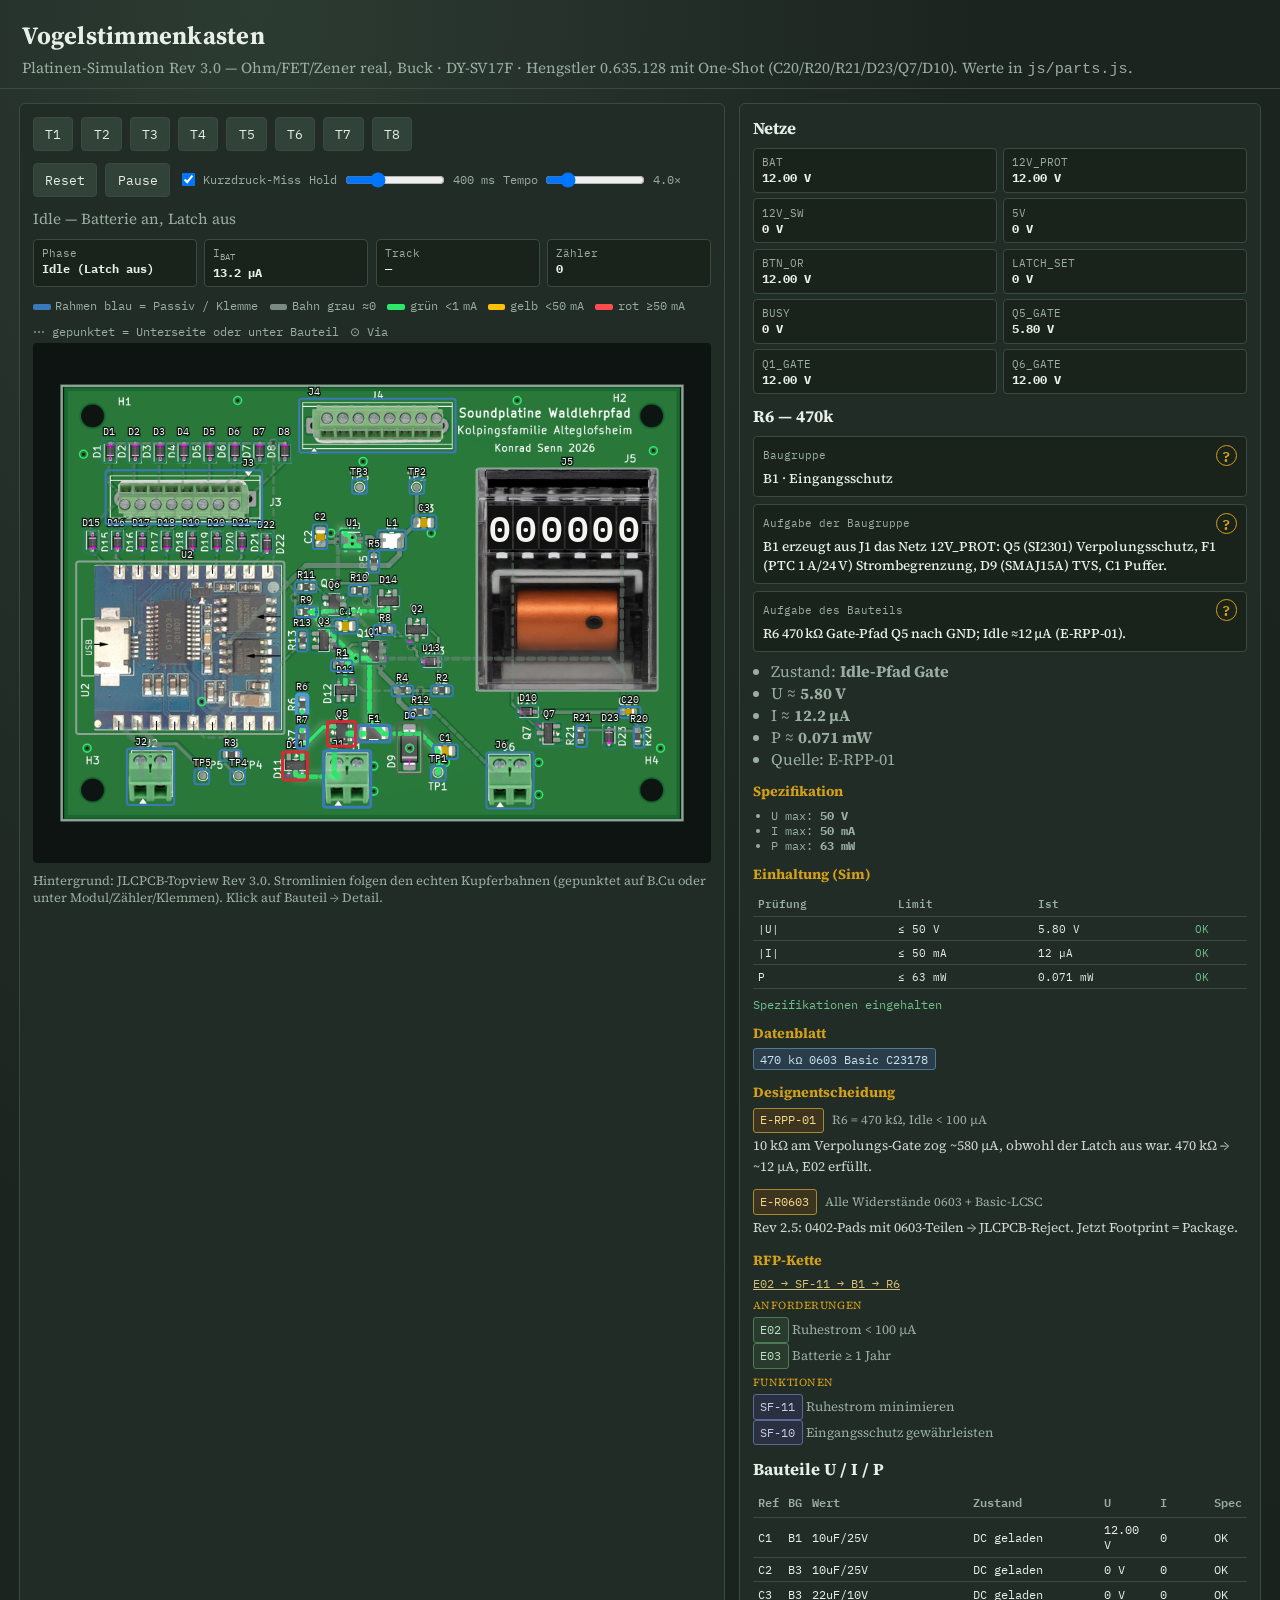
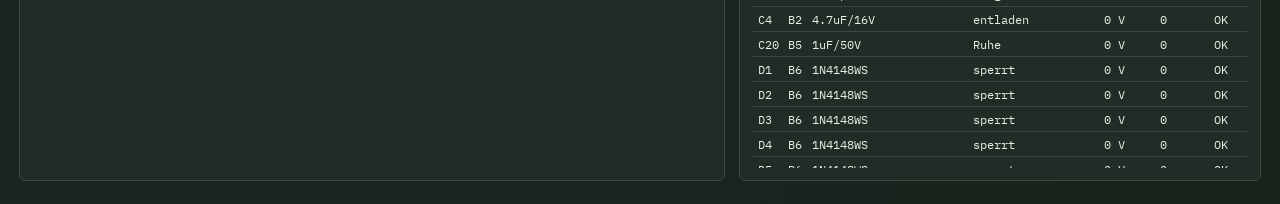
<file: simulation/index.html>
<!DOCTYPE html>
<html lang="de">
<head>
  <meta charset="utf-8" />
  <meta http-equiv="Cache-Control" content="no-cache, no-store, must-revalidate" />
  <meta http-equiv="Pragma" content="no-cache" />
  <meta name="sim-rev" content="3.0-adr" />
  <meta name="viewport" content="width=device-width, initial-scale=1" />
  <title>Vogelstimmenkasten — Platinen-Simulation Rev 3.0</title>
  <link rel="preconnect" href="https://fonts.googleapis.com" />
  <link rel="preconnect" href="https://fonts.gstatic.com" crossorigin />
  <link href="https://fonts.googleapis.com/css2?family=IBM+Plex+Mono:wght@400;600&family=Source+Serif+4:opsz,wght@8..60,500;8..60,700&display=swap" rel="stylesheet" />
  <style>
    :root {
      --bg: #1c2420;
      --panel: #243029;
      --ink: #e8efe6;
      --muted: #9aada0;
      --line: #3a4a40;
      --accent: #d4a017;
      --good: #6fbf8a;
      --hot: #e07a3d;
      --bad: #e35d5d;
      --pcb: #2a3830;
    }
    * { box-sizing: border-box; }
    body {
      margin: 0;
      font-family: "Source Serif 4", Georgia, serif;
      background:
        radial-gradient(ellipse at 20% 0%, #2c3b32 0%, transparent 50%),
        radial-gradient(ellipse at 100% 100%, #1a221c 0%, var(--bg) 55%);
      color: var(--ink);
      min-height: 100vh;
    }
    header {
      padding: 1.1rem 1.4rem 0.6rem;
      border-bottom: 1px solid var(--line);
    }
    header h1 {
      margin: 0;
      font-size: 1.55rem;
      font-weight: 700;
      letter-spacing: 0.01em;
    }
    header p {
      margin: 0.35rem 0 0;
      color: var(--muted);
      font-size: 0.95rem;
    }
    .layout {
      display: grid;
      grid-template-columns: 1.15fr 0.85fr;
      gap: 0.9rem;
      padding: 0.9rem 1.2rem 1.4rem;
    }
    @media (max-width: 980px) {
      .layout { grid-template-columns: 1fr; }
    }
    .panel {
      background: color-mix(in srgb, var(--panel) 92%, black);
      border: 1px solid var(--line);
      border-radius: 6px;
      padding: 0.8rem;
    }
    .row {
      display: flex;
      flex-wrap: wrap;
      gap: 0.5rem;
      align-items: center;
      margin-bottom: 0.7rem;
    }
    .btn-bird, button.ctrl {
      font-family: "IBM Plex Mono", monospace;
      border: 1px solid var(--line);
      background: #314338;
      color: var(--ink);
      padding: 0.45rem 0.7rem;
      border-radius: 4px;
      cursor: pointer;
    }
    .btn-bird:hover, button.ctrl:hover { border-color: var(--accent); }
    .btn-bird.down {
      background: var(--accent);
      color: #1a1a12;
      border-color: var(--accent);
    }
    #board {
      background: #0e1411;
      border-radius: 4px;
      min-height: 360px;
      overflow: hidden;
    }
    svg.pcb { width: 100%; height: 520px; display: block; }
    .pcb-photo { pointer-events: none; }
    .pcb-edge {
      fill: none;
      stroke: #8aa392;
      stroke-width: 0.35;
    }
    .tracks .track {
      fill: none;
      /* stroke nur per JS — CSS würde Attribute überschreiben */
      transition: opacity 0.12s linear;
    }
    .tracks .track.flow {
      filter: drop-shadow(0 0 0.6px #fff8);
    }
    .tracks .track.hidden-cu {
      stroke-dasharray: 0.85 0.65;
    }
    .tracks .via-outer {
      fill: none;
      stroke-width: 0.22;
      transition: stroke 0.12s linear;
    }
    .tracks .via-inner {
      fill: #1a221c;
      pointer-events: none;
    }
    .legend-flow {
      display: flex;
      flex-wrap: wrap;
      gap: 0.7rem;
      font-family: "IBM Plex Mono", monospace;
      font-size: 0.72rem;
      color: var(--muted);
      margin: 0.45rem 0 0.2rem;
    }
    .legend-flow i {
      display: inline-block;
      width: 1.1rem;
      height: 0.35rem;
      border-radius: 2px;
      margin-right: 0.3rem;
      vertical-align: middle;
    }
    .fp { cursor: pointer; }
    .fp rect {
      fill: transparent;
      stroke: #8aa392;
      stroke-width: 0.28;
    }
    .fp-blue rect { stroke: #3a7ab8; }
    .fp.active rect { stroke: var(--accent); stroke-width: 0.42; }
    .fp.sel rect { stroke: #fff; stroke-width: 0.5; }
    .fp.warn rect { stroke: var(--bad); }
    .fp-photo { pointer-events: none; }
    .cnt-drum {
      fill: #111;
      stroke: #3a3a3a;
      stroke-width: 0.12;
    }
    .cnt-digit {
      fill: #f4f4f0;
      font-family: "IBM Plex Mono", monospace;
      font-weight: 600;
      pointer-events: none;
    }
    .cnt-digit.cnt-tick {
      animation: cnt-roll 0.18s ease-out;
    }
    @keyframes cnt-roll {
      from { opacity: 0.2; transform: translateY(1.2px); }
      to { opacity: 1; transform: translateY(0); }
    }
    .fp-label {
      fill: #f4f7f2;
      font-size: 1.45px;
      font-family: "IBM Plex Mono", monospace;
      pointer-events: none;
      paint-order: stroke;
      stroke: #121a16;
      stroke-width: 0.35px;
    }
    .stats {
      display: grid;
      grid-template-columns: repeat(4, 1fr);
      gap: 0.45rem;
      margin-bottom: 0.7rem;
      font-family: "IBM Plex Mono", monospace;
      font-size: 0.78rem;
    }
    .stats div, #nets div {
      background: #1a221c;
      border: 1px solid var(--line);
      padding: 0.4rem 0.5rem;
      border-radius: 4px;
    }
    .stats span, #nets span { display: block; color: var(--muted); font-size: 0.7rem; }
    #nets {
      display: grid;
      grid-template-columns: repeat(2, 1fr);
      gap: 0.35rem;
      margin-bottom: 0.7rem;
      font-family: "IBM Plex Mono", monospace;
      font-size: 0.78rem;
    }
    #msg {
      color: var(--muted);
      min-height: 1.4em;
      margin: 0 0 0.6rem;
      font-size: 0.95rem;
    }
    table {
      width: 100%;
      border-collapse: collapse;
      font-family: "IBM Plex Mono", monospace;
      font-size: 0.72rem;
    }
    th, td {
      border-bottom: 1px solid var(--line);
      padding: 0.28rem 0.3rem;
      text-align: left;
    }
    th { color: var(--muted); font-weight: 600; }
    tr { cursor: pointer; }
    tr.sel { background: #354a3b; }
    tr.bad { color: var(--bad); }
    .scroll { max-height: 280px; overflow: auto; }
    #detail h3 { margin: 0 0 0.35rem; font-size: 1.05rem; }
    #detail h4 { margin: 0.7rem 0 0.3rem; font-size: 0.88rem; color: var(--accent); }
    #detail ul { margin: 0.4rem 0 0; padding-left: 1.1rem; color: var(--muted); }
    #detail .warn { color: var(--bad); }
    .meta-block {
      display: grid;
      gap: 0.45rem;
      margin: 0.5rem 0;
      font-size: 0.84rem;
    }
    .meta-block > div {
      background: #1a221c;
      border: 1px solid var(--line);
      padding: 0.45rem 0.55rem;
      border-radius: 4px;
    }
    .meta-block .meta-head {
      display: flex;
      align-items: center;
      justify-content: space-between;
      gap: 0.4rem;
      margin-bottom: 0.25rem;
    }
    .meta-block span.label {
      display: block;
      color: var(--muted);
      font-size: 0.68rem;
      font-family: "IBM Plex Mono", monospace;
    }
    .meta-block .meta-text { font-weight: 500; line-height: 1.4; color: var(--ink); }
    button.help-btn {
      flex: 0 0 auto;
      width: 1.35rem;
      height: 1.35rem;
      border-radius: 50%;
      border: 1px solid var(--accent);
      background: transparent;
      color: var(--accent);
      font-family: "IBM Plex Mono", monospace;
      font-size: 0.85rem;
      font-weight: 600;
      line-height: 1;
      cursor: pointer;
      padding: 0;
    }
    button.help-btn:hover { background: var(--accent); color: #1a1a12; }
    .help-overlay {
      position: fixed;
      inset: 0;
      background: rgba(8, 12, 10, 0.72);
      display: none;
      align-items: center;
      justify-content: center;
      z-index: 40;
      padding: 1rem;
    }
    .help-overlay.open { display: flex; }
    .help-dialog {
      background: #243029;
      border: 1px solid var(--line);
      border-radius: 8px;
      max-width: 42rem;
      width: 100%;
      max-height: min(88vh, 780px);
      overflow: auto;
      padding: 1.1rem 1.25rem 1.25rem;
      box-shadow: none;
    }
    .diag-wrap {
      background: #1a221c;
      border: 1px solid var(--line);
      border-radius: 6px;
      padding: 0.5rem 0.4rem 0.35rem;
      margin: 0.35rem 0 0.6rem;
      overflow-x: auto;
    }
    .diag-svg { width: 100%; height: auto; display: block; min-width: 280px; }
    .diag-legend {
      margin: 0.25rem 0 0;
      font-size: 0.72rem;
      color: var(--muted);
      font-family: "IBM Plex Mono", monospace;
    }
    .diag-legend .swatch {
      display: inline-block;
      width: 0.7rem;
      height: 0.7rem;
      border-radius: 2px;
      margin-right: 0.2rem;
      vertical-align: -1px;
      border: 1px solid #6e8a74;
    }
    .diag-legend .swatch.in { background: #24384a; border-color: #5a8ab0; }
    .diag-legend .swatch.out { background: #3a3420; border-color: #c4a35a; }
    .if-title {
      margin: 0.55rem 0 0.3rem;
      font-size: 0.82rem;
      color: var(--muted);
      font-family: "IBM Plex Mono", monospace;
      font-weight: 600;
    }
    table.if-table {
      width: 100%;
      border-collapse: collapse;
      font-size: 0.72rem;
      font-family: "IBM Plex Mono", monospace;
      margin-bottom: 0.4rem;
    }
    table.if-table th, table.if-table td {
      border-bottom: 1px solid var(--line);
      padding: 0.28rem 0.3rem;
      text-align: left;
      vertical-align: top;
    }
    table.if-table th { color: var(--muted); font-weight: 600; }
    .if-badge {
      display: inline-block;
      min-width: 2rem;
      text-align: center;
      font-size: 0.65rem;
      font-weight: 700;
      border-radius: 3px;
      padding: 0.1rem 0.25rem;
    }
    tr.if-in .if-badge { background: #24384a; color: #9ec4e0; }
    tr.if-out .if-badge { background: #3a3420; color: #e0c88a; }
    .help-dialog h3 {
      margin: 0 0 0.35rem;
      font-size: 1.2rem;
    }
    .help-dialog .help-sub {
      color: var(--muted);
      font-size: 0.85rem;
      margin: 0 0 0.9rem;
    }
    .help-dialog h4 {
      margin: 0.9rem 0 0.35rem;
      font-size: 0.95rem;
      color: var(--accent);
    }
    .help-dialog p {
      margin: 0 0 0.65rem;
      line-height: 1.55;
      font-size: 0.92rem;
      white-space: pre-wrap;
    }
    .help-dialog em {
      display: block;
      margin-top: 0.55rem;
      color: #c5d4c8;
      font-style: italic;
      font-family: "Source Serif 4", Georgia, serif;
      font-size: 0.95rem;
      line-height: 1.5;
    }
    .help-dialog .help-close {
      float: right;
      font-family: "IBM Plex Mono", monospace;
      border: 1px solid var(--line);
      background: #314338;
      color: var(--ink);
      border-radius: 4px;
      padding: 0.25rem 0.55rem;
      cursor: pointer;
    }
    .spec-list { font-family: "IBM Plex Mono", monospace; font-size: 0.75rem; }
    table.spec-check { font-size: 0.7rem; margin-top: 0.3rem; }
    table.spec-check tr.ok td:last-child { color: var(--good); }
    table.spec-check tr.fail td:last-child { color: var(--bad); font-weight: 600; }
    .comp-verdict { font-family: "IBM Plex Mono", monospace; font-size: 0.78rem; margin: 0.4rem 0 0; }
    .comp-verdict.ok { color: var(--good); }
    .comp-verdict.fail { color: var(--bad); }
    .trace-block h4 { margin: 0.65rem 0 0.25rem; font-size: 0.88rem; color: var(--accent); }
    .trace-links { display: flex; flex-wrap: wrap; gap: 0.35rem; }
    .trace-chip {
      display: inline-block;
      font-family: "IBM Plex Mono", monospace;
      font-size: 0.72rem;
      padding: 0.18rem 0.4rem;
      border-radius: 3px;
      text-decoration: none;
      border: 1px solid var(--line);
      color: var(--ink);
    }
    .trace-chip.ds { background: #2a3d48; border-color: #4a7a98; color: #c5e4f4; }
    .trace-chip.adr { background: #3d3420; border-color: #a88830; color: #f0d78a; }
    .trace-chip.req { background: #2a3a2c; border-color: #4a7a58; color: #b8e0c4; }
    .trace-chip.sf { background: #2a3040; border-color: #5a6a98; color: #c4cce8; }
    .trace-chip:hover { border-color: var(--accent); }
    .trace-hint { color: var(--muted); font-size: 0.78rem; margin-left: 0.25rem; }
    .rfp-chain {
      font-family: "IBM Plex Mono", monospace;
      font-size: 0.78rem;
      margin: 0.2rem 0 0.45rem;
    }
    .rfp-chain a { color: #d4c07a; }
    .trace-rfp {
      display: grid;
      gap: 0.4rem;
      font-size: 0.82rem;
      color: var(--muted);
    }
    .trace-rfp .label {
      display: block;
      font-size: 0.68rem;
      letter-spacing: 0.04em;
      text-transform: uppercase;
      color: var(--accent);
      margin-bottom: 0.15rem;
    }
    .trace-adr, .trace-rfp { line-height: 1.55; }
    .trace-adr-item { margin: 0 0 0.65rem; }
    .trace-why { margin: 0.2rem 0 0; font-size: 0.84rem; color: var(--ink); opacity: 0.88; }
    .trace-block h4 { margin: 0.65rem 0 0.25rem; font-size: 0.88rem; color: var(--accent); }
    .trace-links { display: flex; flex-wrap: wrap; gap: 0.35rem; }
    .trace-chip {
      display: inline-block;
      font-family: "IBM Plex Mono", monospace;
      font-size: 0.72rem;
      padding: 0.18rem 0.4rem;
      border-radius: 3px;
      text-decoration: none;
      border: 1px solid var(--line);
      color: var(--ink);
    }
    .trace-chip.ds { background: #2a3d48; border-color: #4a7a98; color: #c5e4f4; }
    .trace-chip.adr { background: #3d3420; border-color: #a88830; color: #f0d78a; }
    .trace-chip.req { background: #2a3a2c; border-color: #4a7a58; color: #b8e0c4; }
    .trace-chip.sf { background: #2a3040; border-color: #5a6a98; color: #c4cce8; }
    .trace-chip:hover { border-color: var(--accent); }
    .trace-hint { color: var(--muted); font-size: 0.78rem; margin-left: 0.25rem; }
    .rfp-chain {
      font-family: "IBM Plex Mono", monospace;
      font-size: 0.78rem;
      margin: 0.2rem 0 0.45rem;
    }
    .rfp-chain a { color: #d4c07a; }
    .trace-rfp {
      display: grid;
      gap: 0.4rem;
      font-size: 0.82rem;
      color: var(--muted);
    }
    .trace-rfp .label {
      display: block;
      font-size: 0.68rem;
      letter-spacing: 0.04em;
      text-transform: uppercase;
      color: var(--accent);
      margin-bottom: 0.15rem;
    }
    .trace-adr, .trace-rfp { line-height: 1.55; }
    .legend-flow .blue-swatch { background: #3a7ab8; }
    label.chk, label.rng {
      font-family: "IBM Plex Mono", monospace;
      font-size: 0.75rem;
      color: var(--muted);
      display: inline-flex;
      gap: 0.35rem;
      align-items: center;
    }
    input[type="range"] { width: 100px; }
    .note {
      margin-top: 0.6rem;
      font-size: 0.8rem;
      color: var(--muted);
      line-height: 1.35;
    }
  </style>
</head>
<body>
  <header>
    <h1>Vogelstimmenkasten</h1>
    <p>Platinen-Simulation Rev&nbsp;3.0 — Ohm/FET/Zener real, Buck · DY-SV17F · Hengstler 0.635.128 mit One-Shot (C20/R20/R21/D23/Q7/D10). Werte in <code>js/parts.js</code>.</p>
  </header>

  <div class="layout">
    <section class="panel">
      <div class="row" id="buttons"></div>
      <div class="row">
        <button class="ctrl" id="reset" type="button">Reset</button>
        <button class="ctrl" id="pause" type="button">Pause</button>
        <label class="chk"><input type="checkbox" id="miss" checked /> Kurzdruck-Miss</label>
        <label class="rng">Hold <input type="range" id="hold" min="50" max="1200" value="400" step="50" /> <span id="hold-val">400 ms</span></label>
        <label class="rng">Tempo <input type="range" id="speed" min="0.5" max="20" value="4" step="0.5" /> <span id="speed-val">4.0×</span></label>
      </div>
      <p id="msg"></p>
      <div class="stats">
        <div><span>Phase</span><strong id="phase">—</strong></div>
        <div><span>I<sub>BAT</sub></span><strong id="ibat">—</strong></div>
        <div><span>Track</span><strong id="track">—</strong></div>
        <div><span>Zähler</span><strong id="counter">0</strong></div>
      </div>
      <div class="legend-flow">
        <span><i class="blue-swatch"></i>Rahmen blau = Passiv / Klemme</span>
        <span><i style="background:#7a8c82"></i>Bahn grau ≈0</span>
        <span><i style="background:#2ee66a"></i>grün &lt;1 mA</span>
        <span><i style="background:#ffc107"></i>gelb &lt;50 mA</span>
        <span><i style="background:#ff4d4d"></i>rot ≥50 mA</span>
        <span>⋯ gepunktet = Unterseite oder unter Bauteil</span>
        <span>⊙ Via</span>
      </div>
      <div id="board"></div>
      <p class="note">Hintergrund: JLCPCB-Topview Rev 3.0. Stromlinien folgen den echten Kupferbahnen (gepunktet auf B.Cu oder unter Modul/Zähler/Klemmen). Klick auf Bauteil → Detail.</p>
    </section>

    <aside class="panel">
      <h2 style="margin:0 0 0.5rem;font-size:1.05rem;">Netze</h2>
      <div id="nets"></div>
      <div id="detail"></div>
      <h2 style="margin:0.8rem 0 0.4rem;font-size:1.05rem;">Bauteile U / I / P</h2>
      <div class="scroll">
        <table>
          <thead>
            <tr><th>Ref</th><th>BG</th><th>Wert</th><th>Zustand</th><th>U</th><th>I</th><th>Spec</th></tr>
          </thead>
          <tbody id="part-table"></tbody>
        </table>
      </div>
    </aside>
  </div>

  <div id="help-overlay" class="help-overlay" aria-hidden="true">
    <div class="help-dialog" role="dialog" aria-modal="true" aria-labelledby="help-title">
      <button type="button" class="help-close" id="help-close">Schließen</button>
      <h3 id="help-title">Erklärung</h3>
      <p class="help-sub" id="help-sub"></p>

      <h4>System — Hauptbaugruppen</h4>
      <div class="diag-wrap" id="help-sys-diag"></div>

      <h4>Baugruppe — Funktion &amp; Schnittstellen</h4>
      <div class="diag-wrap" id="help-inner-diag"></div>

      <h4>Die Baugruppe in Alltagssprache</h4>
      <p id="help-block"></p>
      <h4>Dieses Bauteil — wozu und wie</h4>
      <p id="help-part"></p>
      <div id="help-trace"></div>
    </div>
  </div>

  <script type="module">
    import { boot } from "./js/app.js";
    boot().catch((e) => {
      document.body.insertAdjacentHTML(
        "afterbegin",
        `<p style="background:#5a2020;padding:1rem;margin:0">Start fehlgeschlagen: ${e.message}. Bitte per <code>START.bat</code> / <code>START_SHOWCASE.bat</code> öffnen (lokaler Server), dann Strg+Shift+R.</p>`,
      );
      console.error(e);
    });
  </script>
</body>
</html>
</file>
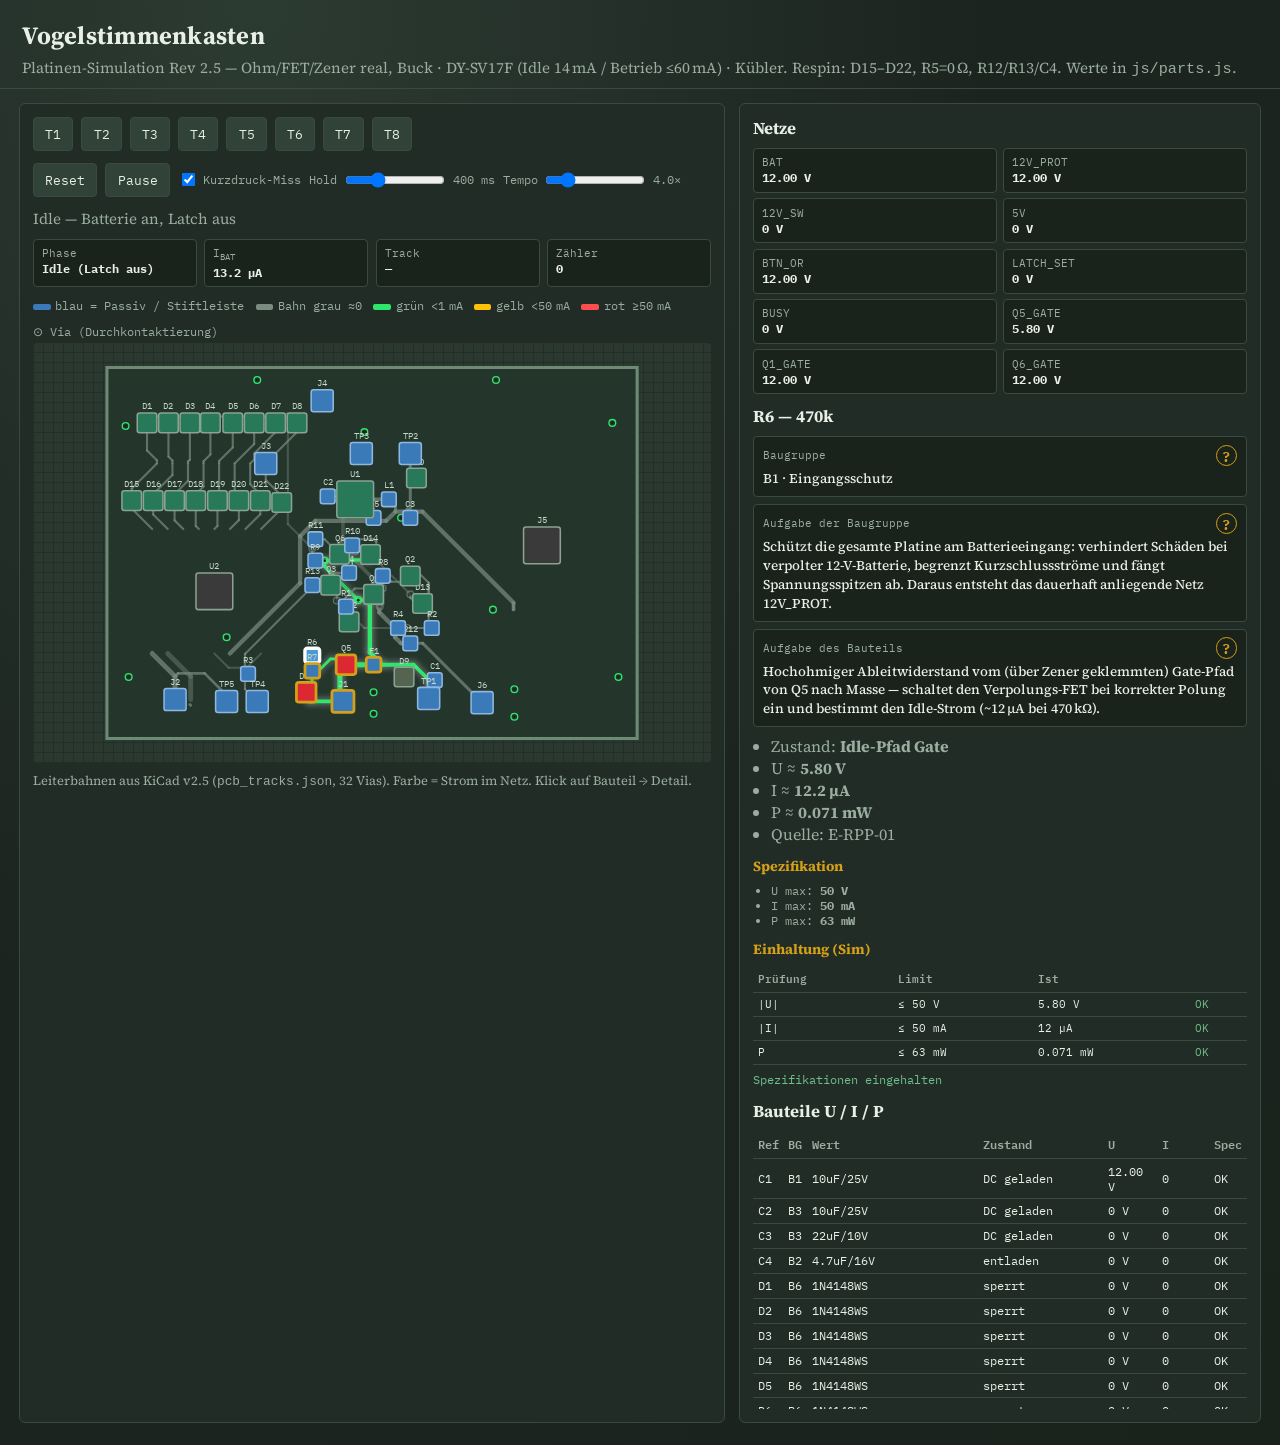
<file: hardware/V2.5-final/simulation/index.html>
<!DOCTYPE html>
<html lang="de">
<head>
  <meta charset="utf-8" />
  <meta http-equiv="Cache-Control" content="no-cache, no-store, must-revalidate" />
  <meta http-equiv="Pragma" content="no-cache" />
  <meta name="sim-rev" content="2.5" />
  <meta name="viewport" content="width=device-width, initial-scale=1" />
  <title>Vogelstimmenkasten — Platinen-Simulation Rev 2.5</title>
  <link rel="preconnect" href="https://fonts.googleapis.com" />
  <link rel="preconnect" href="https://fonts.gstatic.com" crossorigin />
  <link href="https://fonts.googleapis.com/css2?family=IBM+Plex+Mono:wght@400;600&family=Source+Serif+4:opsz,wght@8..60,500;8..60,700&display=swap" rel="stylesheet" />
  <style>
    :root {
      --bg: #1c2420;
      --panel: #243029;
      --ink: #e8efe6;
      --muted: #9aada0;
      --line: #3a4a40;
      --accent: #d4a017;
      --good: #6fbf8a;
      --hot: #e07a3d;
      --bad: #e35d5d;
      --pcb: #2a3830;
    }
    * { box-sizing: border-box; }
    body {
      margin: 0;
      font-family: "Source Serif 4", Georgia, serif;
      background:
        radial-gradient(ellipse at 20% 0%, #2c3b32 0%, transparent 50%),
        radial-gradient(ellipse at 100% 100%, #1a221c 0%, var(--bg) 55%);
      color: var(--ink);
      min-height: 100vh;
    }
    header {
      padding: 1.1rem 1.4rem 0.6rem;
      border-bottom: 1px solid var(--line);
    }
    header h1 {
      margin: 0;
      font-size: 1.55rem;
      font-weight: 700;
      letter-spacing: 0.01em;
    }
    header p {
      margin: 0.35rem 0 0;
      color: var(--muted);
      font-size: 0.95rem;
    }
    .layout {
      display: grid;
      grid-template-columns: 1.15fr 0.85fr;
      gap: 0.9rem;
      padding: 0.9rem 1.2rem 1.4rem;
    }
    @media (max-width: 980px) {
      .layout { grid-template-columns: 1fr; }
    }
    .panel {
      background: color-mix(in srgb, var(--panel) 92%, black);
      border: 1px solid var(--line);
      border-radius: 6px;
      padding: 0.8rem;
    }
    .row {
      display: flex;
      flex-wrap: wrap;
      gap: 0.5rem;
      align-items: center;
      margin-bottom: 0.7rem;
    }
    .btn-bird, button.ctrl {
      font-family: "IBM Plex Mono", monospace;
      border: 1px solid var(--line);
      background: #314338;
      color: var(--ink);
      padding: 0.45rem 0.7rem;
      border-radius: 4px;
      cursor: pointer;
    }
    .btn-bird:hover, button.ctrl:hover { border-color: var(--accent); }
    .btn-bird.down {
      background: var(--accent);
      color: #1a1a12;
      border-color: var(--accent);
    }
    #board {
      background: repeating-linear-gradient(
        0deg,
        #203028 0 1px,
        transparent 1px 10px
      ),
      repeating-linear-gradient(
        90deg,
        #203028 0 1px,
        transparent 1px 10px
      ),
      var(--pcb);
      border-radius: 4px;
      min-height: 360px;
      overflow: hidden;
    }
    svg.pcb { width: 100%; height: 420px; display: block; }
    .pcb-edge {
      fill: #24352c;
      stroke: #6e8a74;
      stroke-width: 0.5;
    }
    .tracks .track {
      fill: none;
      /* stroke nur per JS — CSS würde Attribute überschreiben */
      transition: opacity 0.12s linear;
    }
    .tracks .track.flow {
      filter: drop-shadow(0 0 0.6px #fff8);
    }
    .tracks .via-outer {
      fill: none;
      stroke-width: 0.22;
      transition: stroke 0.12s linear;
    }
    .tracks .via-inner {
      fill: #1a221c;
      pointer-events: none;
    }
    .legend-flow {
      display: flex;
      flex-wrap: wrap;
      gap: 0.7rem;
      font-family: "IBM Plex Mono", monospace;
      font-size: 0.72rem;
      color: var(--muted);
      margin: 0.45rem 0 0.2rem;
    }
    .legend-flow i {
      display: inline-block;
      width: 1.1rem;
      height: 0.35rem;
      border-radius: 2px;
      margin-right: 0.3rem;
      vertical-align: middle;
    }
    .fp rect {
      fill: #3a4a40;
      stroke: #8aa392;
      stroke-width: 0.25;
      cursor: pointer;
    }
    .fp.active rect { stroke: var(--accent); stroke-width: 0.45; }
    .fp.sel rect { stroke: #fff; stroke-width: 0.55; }
    .fp.warn rect { stroke: var(--bad); }
    .fp-label {
      fill: #c5d6c8;
      font-size: 1.55px;
      font-family: "IBM Plex Mono", monospace;
      pointer-events: none;
    }
    .stats {
      display: grid;
      grid-template-columns: repeat(4, 1fr);
      gap: 0.45rem;
      margin-bottom: 0.7rem;
      font-family: "IBM Plex Mono", monospace;
      font-size: 0.78rem;
    }
    .stats div, #nets div {
      background: #1a221c;
      border: 1px solid var(--line);
      padding: 0.4rem 0.5rem;
      border-radius: 4px;
    }
    .stats span, #nets span { display: block; color: var(--muted); font-size: 0.7rem; }
    #nets {
      display: grid;
      grid-template-columns: repeat(2, 1fr);
      gap: 0.35rem;
      margin-bottom: 0.7rem;
      font-family: "IBM Plex Mono", monospace;
      font-size: 0.78rem;
    }
    #msg {
      color: var(--muted);
      min-height: 1.4em;
      margin: 0 0 0.6rem;
      font-size: 0.95rem;
    }
    table {
      width: 100%;
      border-collapse: collapse;
      font-family: "IBM Plex Mono", monospace;
      font-size: 0.72rem;
    }
    th, td {
      border-bottom: 1px solid var(--line);
      padding: 0.28rem 0.3rem;
      text-align: left;
    }
    th { color: var(--muted); font-weight: 600; }
    tr { cursor: pointer; }
    tr.sel { background: #354a3b; }
    tr.bad { color: var(--bad); }
    .scroll { max-height: 280px; overflow: auto; }
    #detail h3 { margin: 0 0 0.35rem; font-size: 1.05rem; }
    #detail h4 { margin: 0.7rem 0 0.3rem; font-size: 0.88rem; color: var(--accent); }
    #detail ul { margin: 0.4rem 0 0; padding-left: 1.1rem; color: var(--muted); }
    #detail .warn { color: var(--bad); }
    .fp-blue rect { stroke: #8eb8e0; }
    .meta-block {
      display: grid;
      gap: 0.45rem;
      margin: 0.5rem 0;
      font-size: 0.84rem;
    }
    .meta-block > div {
      background: #1a221c;
      border: 1px solid var(--line);
      padding: 0.45rem 0.55rem;
      border-radius: 4px;
    }
    .meta-block .meta-head {
      display: flex;
      align-items: center;
      justify-content: space-between;
      gap: 0.4rem;
      margin-bottom: 0.25rem;
    }
    .meta-block span.label {
      display: block;
      color: var(--muted);
      font-size: 0.68rem;
      font-family: "IBM Plex Mono", monospace;
    }
    .meta-block .meta-text { font-weight: 500; line-height: 1.4; color: var(--ink); }
    button.help-btn {
      flex: 0 0 auto;
      width: 1.35rem;
      height: 1.35rem;
      border-radius: 50%;
      border: 1px solid var(--accent);
      background: transparent;
      color: var(--accent);
      font-family: "IBM Plex Mono", monospace;
      font-size: 0.85rem;
      font-weight: 600;
      line-height: 1;
      cursor: pointer;
      padding: 0;
    }
    button.help-btn:hover { background: var(--accent); color: #1a1a12; }
    .help-overlay {
      position: fixed;
      inset: 0;
      background: rgba(8, 12, 10, 0.72);
      display: none;
      align-items: center;
      justify-content: center;
      z-index: 40;
      padding: 1rem;
    }
    .help-overlay.open { display: flex; }
    .help-dialog {
      background: #243029;
      border: 1px solid var(--line);
      border-radius: 8px;
      max-width: 42rem;
      width: 100%;
      max-height: min(88vh, 780px);
      overflow: auto;
      padding: 1.1rem 1.25rem 1.25rem;
      box-shadow: none;
    }
    .diag-wrap {
      background: #1a221c;
      border: 1px solid var(--line);
      border-radius: 6px;
      padding: 0.5rem 0.4rem 0.35rem;
      margin: 0.35rem 0 0.6rem;
      overflow-x: auto;
    }
    .diag-svg { width: 100%; height: auto; display: block; min-width: 280px; }
    .diag-legend {
      margin: 0.25rem 0 0;
      font-size: 0.72rem;
      color: var(--muted);
      font-family: "IBM Plex Mono", monospace;
    }
    .diag-legend .swatch {
      display: inline-block;
      width: 0.7rem;
      height: 0.7rem;
      border-radius: 2px;
      margin-right: 0.2rem;
      vertical-align: -1px;
      border: 1px solid #6e8a74;
    }
    .diag-legend .swatch.in { background: #24384a; border-color: #5a8ab0; }
    .diag-legend .swatch.out { background: #3a3420; border-color: #c4a35a; }
    .if-title {
      margin: 0.55rem 0 0.3rem;
      font-size: 0.82rem;
      color: var(--muted);
      font-family: "IBM Plex Mono", monospace;
      font-weight: 600;
    }
    table.if-table {
      width: 100%;
      border-collapse: collapse;
      font-size: 0.72rem;
      font-family: "IBM Plex Mono", monospace;
      margin-bottom: 0.4rem;
    }
    table.if-table th, table.if-table td {
      border-bottom: 1px solid var(--line);
      padding: 0.28rem 0.3rem;
      text-align: left;
      vertical-align: top;
    }
    table.if-table th { color: var(--muted); font-weight: 600; }
    .if-badge {
      display: inline-block;
      min-width: 2rem;
      text-align: center;
      font-size: 0.65rem;
      font-weight: 700;
      border-radius: 3px;
      padding: 0.1rem 0.25rem;
    }
    tr.if-in .if-badge { background: #24384a; color: #9ec4e0; }
    tr.if-out .if-badge { background: #3a3420; color: #e0c88a; }
    .help-dialog h3 {
      margin: 0 0 0.35rem;
      font-size: 1.2rem;
    }
    .help-dialog .help-sub {
      color: var(--muted);
      font-size: 0.85rem;
      margin: 0 0 0.9rem;
    }
    .help-dialog h4 {
      margin: 0.9rem 0 0.35rem;
      font-size: 0.95rem;
      color: var(--accent);
    }
    .help-dialog p {
      margin: 0 0 0.65rem;
      line-height: 1.55;
      font-size: 0.92rem;
      white-space: pre-wrap;
    }
    .help-dialog .help-close {
      float: right;
      font-family: "IBM Plex Mono", monospace;
      border: 1px solid var(--line);
      background: #314338;
      color: var(--ink);
      border-radius: 4px;
      padding: 0.25rem 0.55rem;
      cursor: pointer;
    }
    .spec-list { font-family: "IBM Plex Mono", monospace; font-size: 0.75rem; }
    table.spec-check { font-size: 0.7rem; margin-top: 0.3rem; }
    table.spec-check tr.ok td:last-child { color: var(--good); }
    table.spec-check tr.fail td:last-child { color: var(--bad); font-weight: 600; }
    .comp-verdict { font-family: "IBM Plex Mono", monospace; font-size: 0.78rem; margin: 0.4rem 0 0; }
    .comp-verdict.ok { color: var(--good); }
    .comp-verdict.fail { color: var(--bad); }
    .legend-flow .blue-swatch { background: #3a7ab8; }
    label.chk, label.rng {
      font-family: "IBM Plex Mono", monospace;
      font-size: 0.75rem;
      color: var(--muted);
      display: inline-flex;
      gap: 0.35rem;
      align-items: center;
    }
    input[type="range"] { width: 100px; }
    .note {
      margin-top: 0.6rem;
      font-size: 0.8rem;
      color: var(--muted);
      line-height: 1.35;
    }
  </style>
</head>
<body>
  <header>
    <h1>Vogelstimmenkasten</h1>
    <p>Platinen-Simulation Rev&nbsp;2.5 — Ohm/FET/Zener real, Buck · DY-SV17F (Idle 14 mA / Betrieb ≤60 mA) · Kübler. Respin: D15–D22, R5=0 Ω, R12/R13/C4. Werte in <code>js/parts.js</code>.</p>
  </header>

  <div class="layout">
    <section class="panel">
      <div class="row" id="buttons"></div>
      <div class="row">
        <button class="ctrl" id="reset" type="button">Reset</button>
        <button class="ctrl" id="pause" type="button">Pause</button>
        <label class="chk"><input type="checkbox" id="miss" checked /> Kurzdruck-Miss</label>
        <label class="rng">Hold <input type="range" id="hold" min="50" max="1200" value="400" step="50" /> <span id="hold-val">400 ms</span></label>
        <label class="rng">Tempo <input type="range" id="speed" min="0.5" max="20" value="4" step="0.5" /> <span id="speed-val">4.0×</span></label>
      </div>
      <p id="msg"></p>
      <div class="stats">
        <div><span>Phase</span><strong id="phase">—</strong></div>
        <div><span>I<sub>BAT</sub></span><strong id="ibat">—</strong></div>
        <div><span>Track</span><strong id="track">—</strong></div>
        <div><span>Zähler</span><strong id="counter">0</strong></div>
      </div>
      <div class="legend-flow">
        <span><i class="blue-swatch"></i>blau = Passiv / Stiftleiste</span>
        <span><i style="background:#7a8c82"></i>Bahn grau ≈0</span>
        <span><i style="background:#2ee66a"></i>grün &lt;1 mA</span>
        <span><i style="background:#ffc107"></i>gelb &lt;50 mA</span>
        <span><i style="background:#ff4d4d"></i>rot ≥50 mA</span>
        <span>⊙ Via (Durchkontaktierung)</span>
      </div>
      <div id="board"></div>
      <p class="note">Leiterbahnen aus KiCad v2.5 (<code>pcb_tracks.json</code>, 32 Vias). Farbe = Strom im Netz. Klick auf Bauteil → Detail.</p>
    </section>

    <aside class="panel">
      <h2 style="margin:0 0 0.5rem;font-size:1.05rem;">Netze</h2>
      <div id="nets"></div>
      <div id="detail"></div>
      <h2 style="margin:0.8rem 0 0.4rem;font-size:1.05rem;">Bauteile U / I / P</h2>
      <div class="scroll">
        <table>
          <thead>
            <tr><th>Ref</th><th>BG</th><th>Wert</th><th>Zustand</th><th>U</th><th>I</th><th>Spec</th></tr>
          </thead>
          <tbody id="part-table"></tbody>
        </table>
      </div>
    </aside>
  </div>

  <div id="help-overlay" class="help-overlay" aria-hidden="true">
    <div class="help-dialog" role="dialog" aria-modal="true" aria-labelledby="help-title">
      <button type="button" class="help-close" id="help-close">Schließen</button>
      <h3 id="help-title">Erklärung</h3>
      <p class="help-sub" id="help-sub"></p>

      <h4>System — Hauptbaugruppen</h4>
      <div class="diag-wrap" id="help-sys-diag"></div>

      <h4>Baugruppe — Funktion &amp; Schnittstellen</h4>
      <div class="diag-wrap" id="help-inner-diag"></div>

      <h4>Was die Baugruppe tut</h4>
      <p id="help-block"></p>
      <h4>Was dieses Bauteil tut</h4>
      <p id="help-part"></p>
    </div>
  </div>

  <script type="module">
    import { boot } from "./js/app.js";
    boot().catch((e) => {
      document.body.insertAdjacentHTML(
        "afterbegin",
        `<p style="background:#5a2020;padding:1rem;margin:0">Start fehlgeschlagen: ${e.message}. Bitte per <code>START.bat</code> / <code>START_SHOWCASE.bat</code> öffnen (lokaler Server), dann Strg+Shift+R.</p>`,
      );
      console.error(e);
    });
  </script>
</body>
</html>
</file>
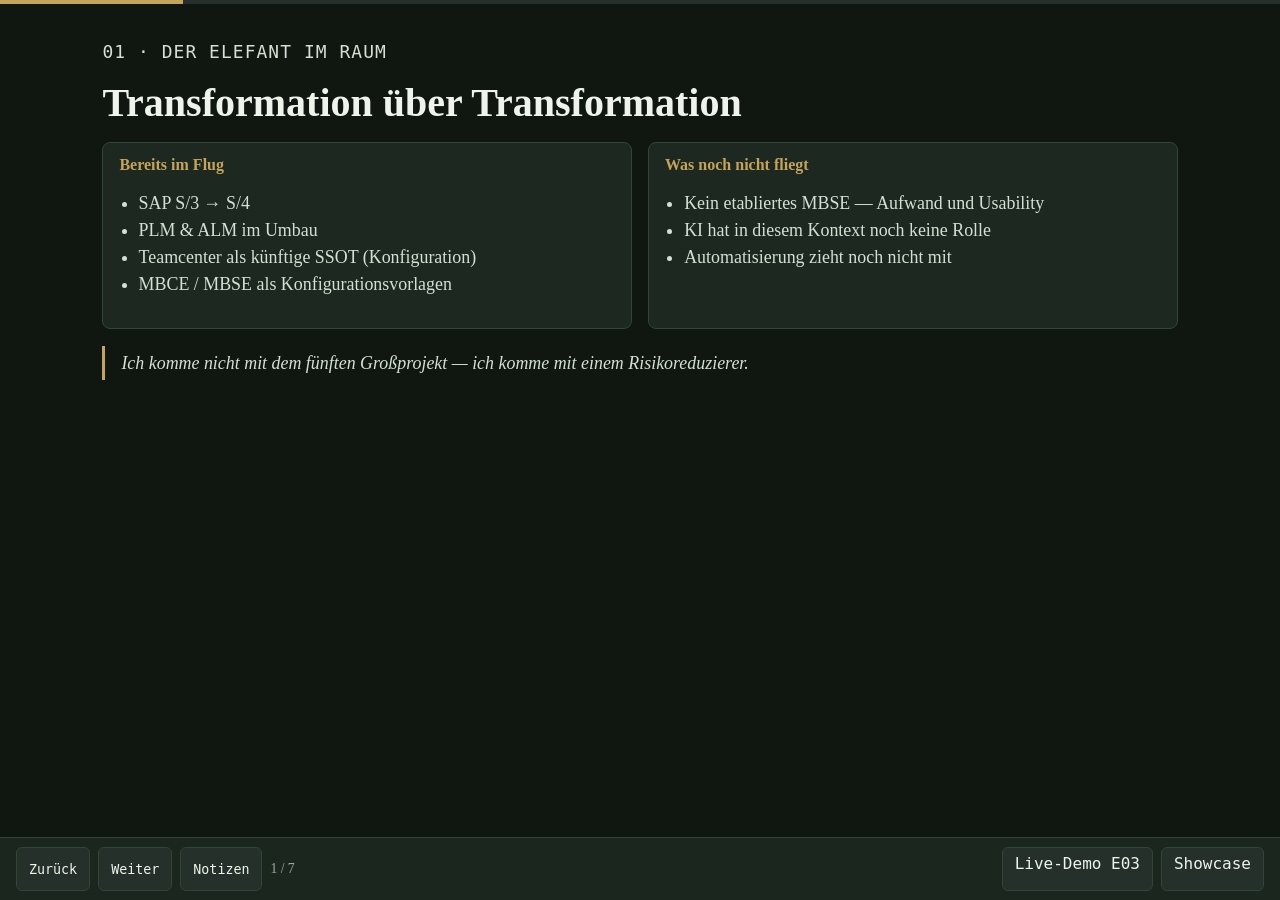
<file: mbse-app/presentation.html>
<!DOCTYPE html>
<html lang="de">
<head>
  <meta charset="utf-8" />
  <meta name="viewport" content="width=device-width, initial-scale=1" />
  <title>Engineering Copilot — Präsentation</title>
  <link rel="stylesheet" href="css/pitch.css" />
</head>
<body>
  <div class="deck">
    <div class="progress" aria-hidden="true"><i id="bar"></i></div>
    <div id="slides"></div>
    <div class="nav-bar">
      <button type="button" id="prev">Zurück</button>
      <button type="button" id="next">Weiter</button>
      <button type="button" id="notes-btn">Notizen</button>
      <span class="spacer" id="pos"></span>
      <a href="index.html?demo=e03">Live-Demo E03</a>
      <a href="../showcase/index.html#/pitch">Showcase</a>
    </div>
  </div>
  <script type="module" src="js/presentation.js"></script>
</body>
</html>
</file>
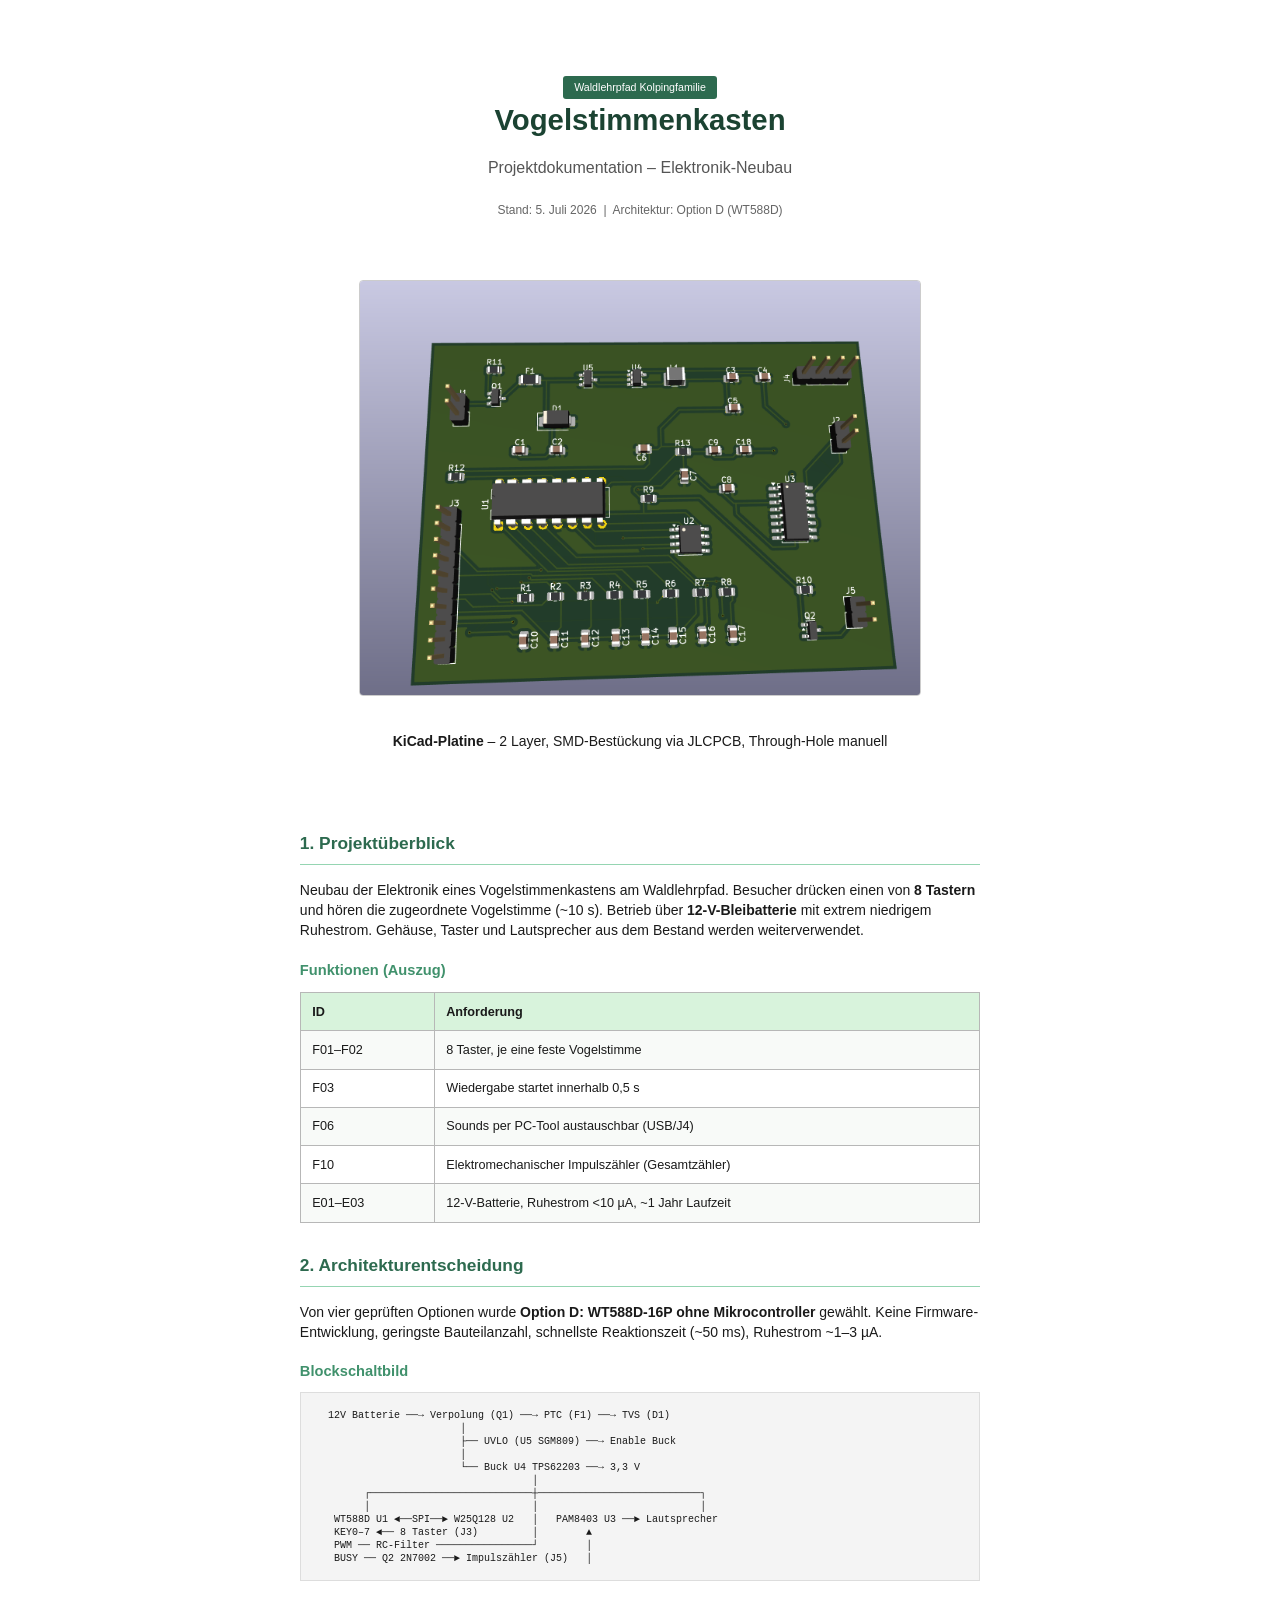
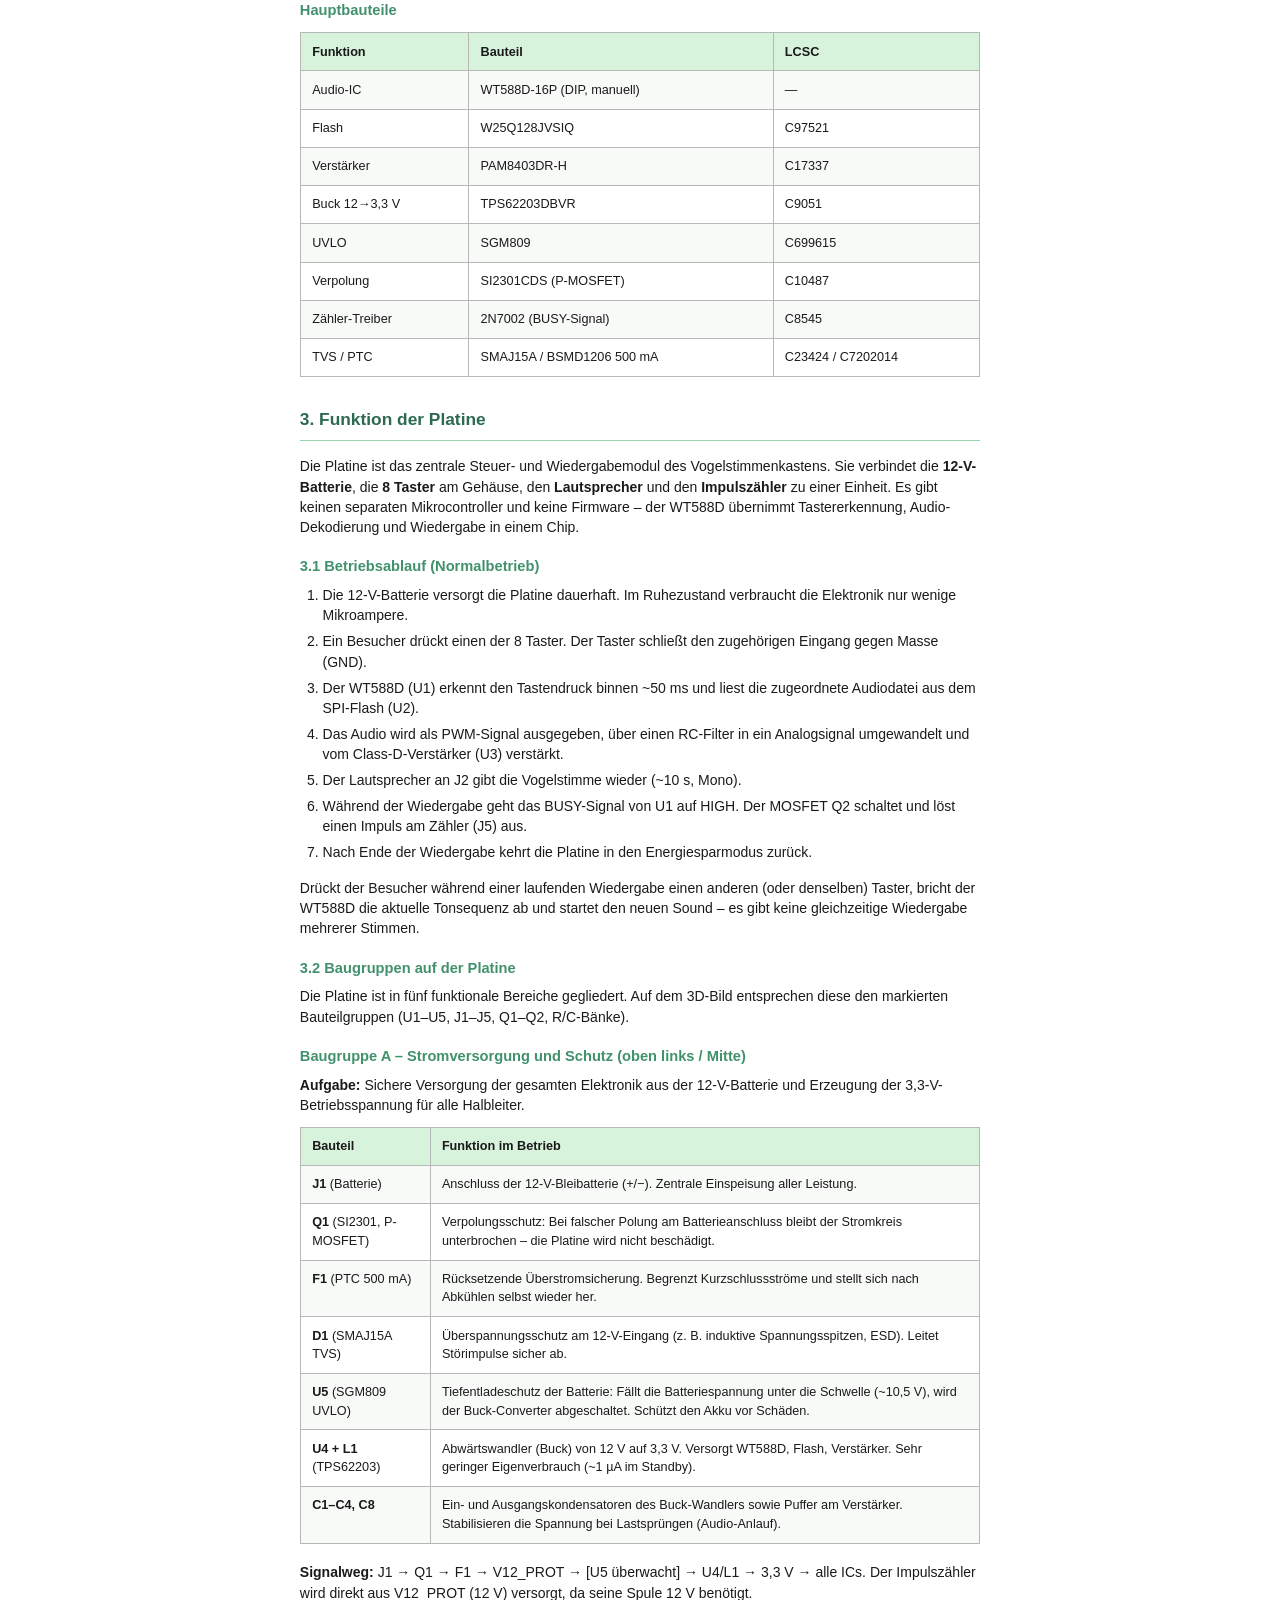
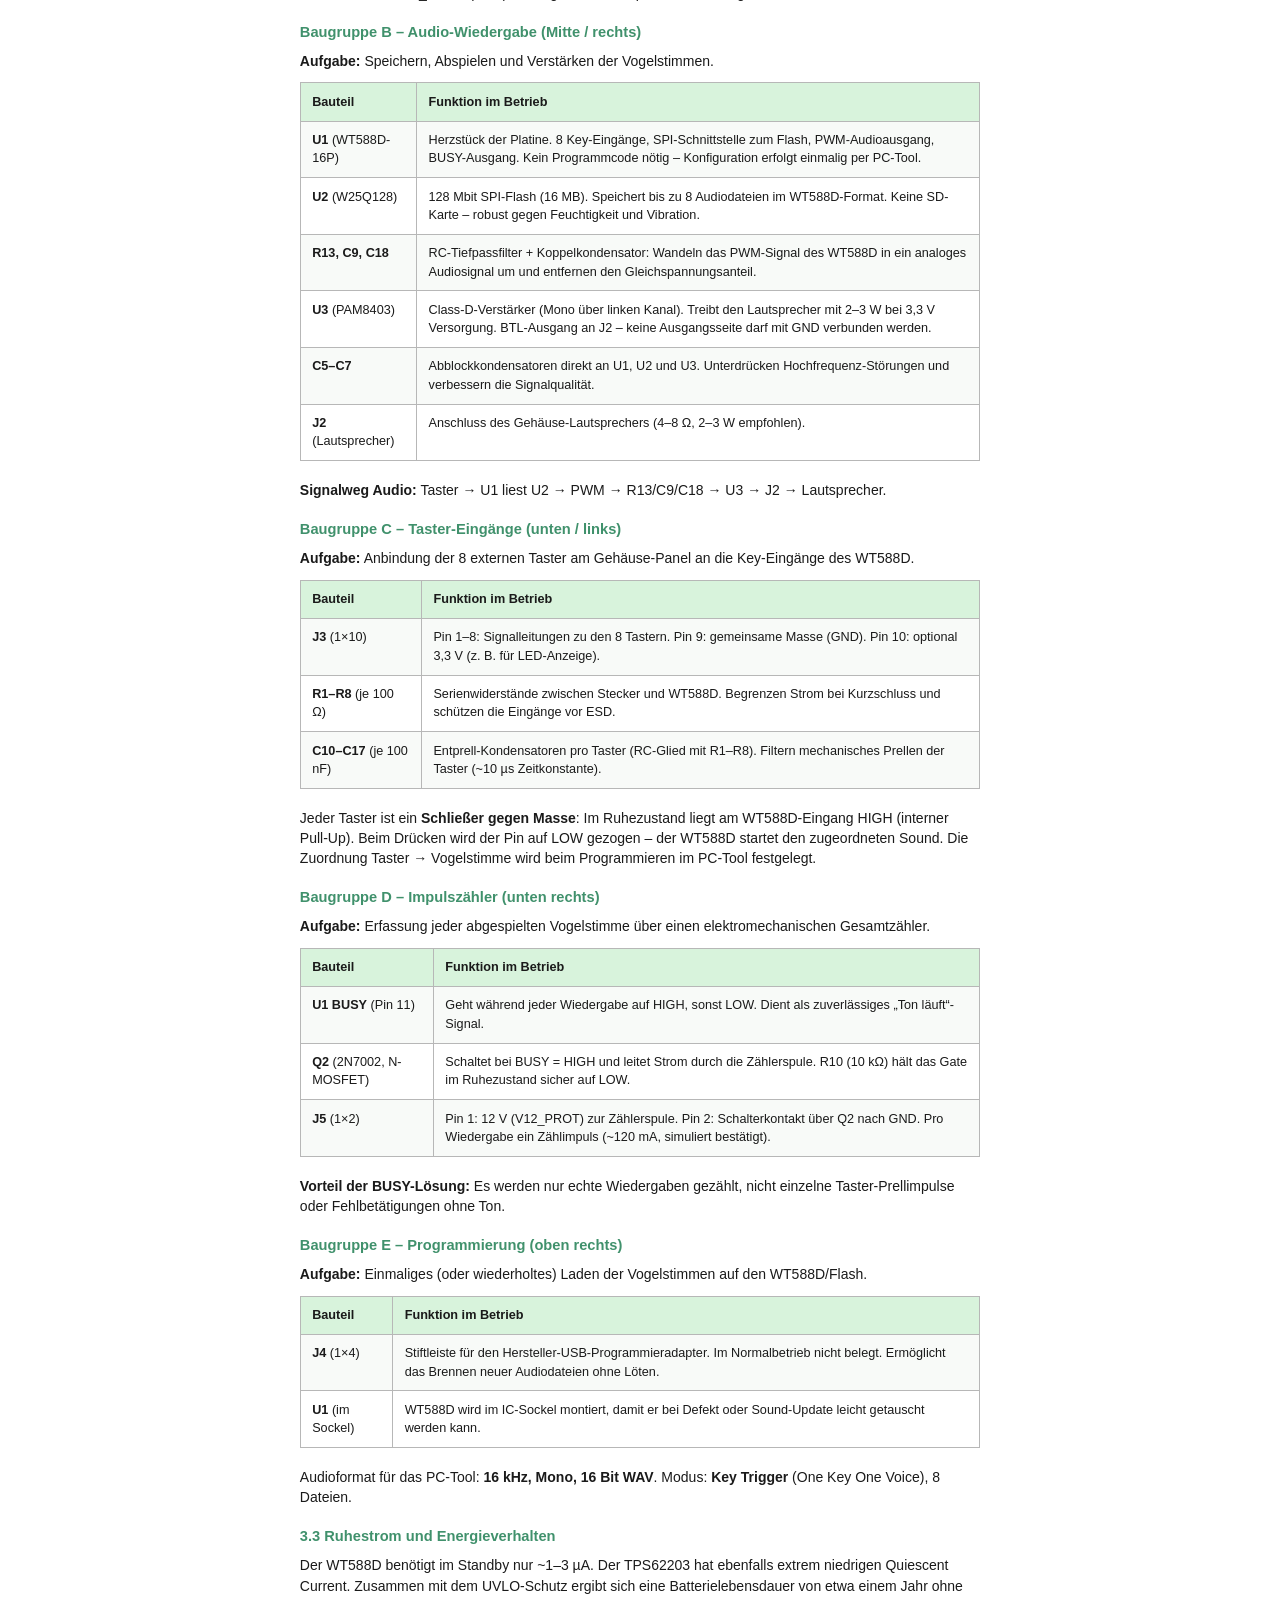
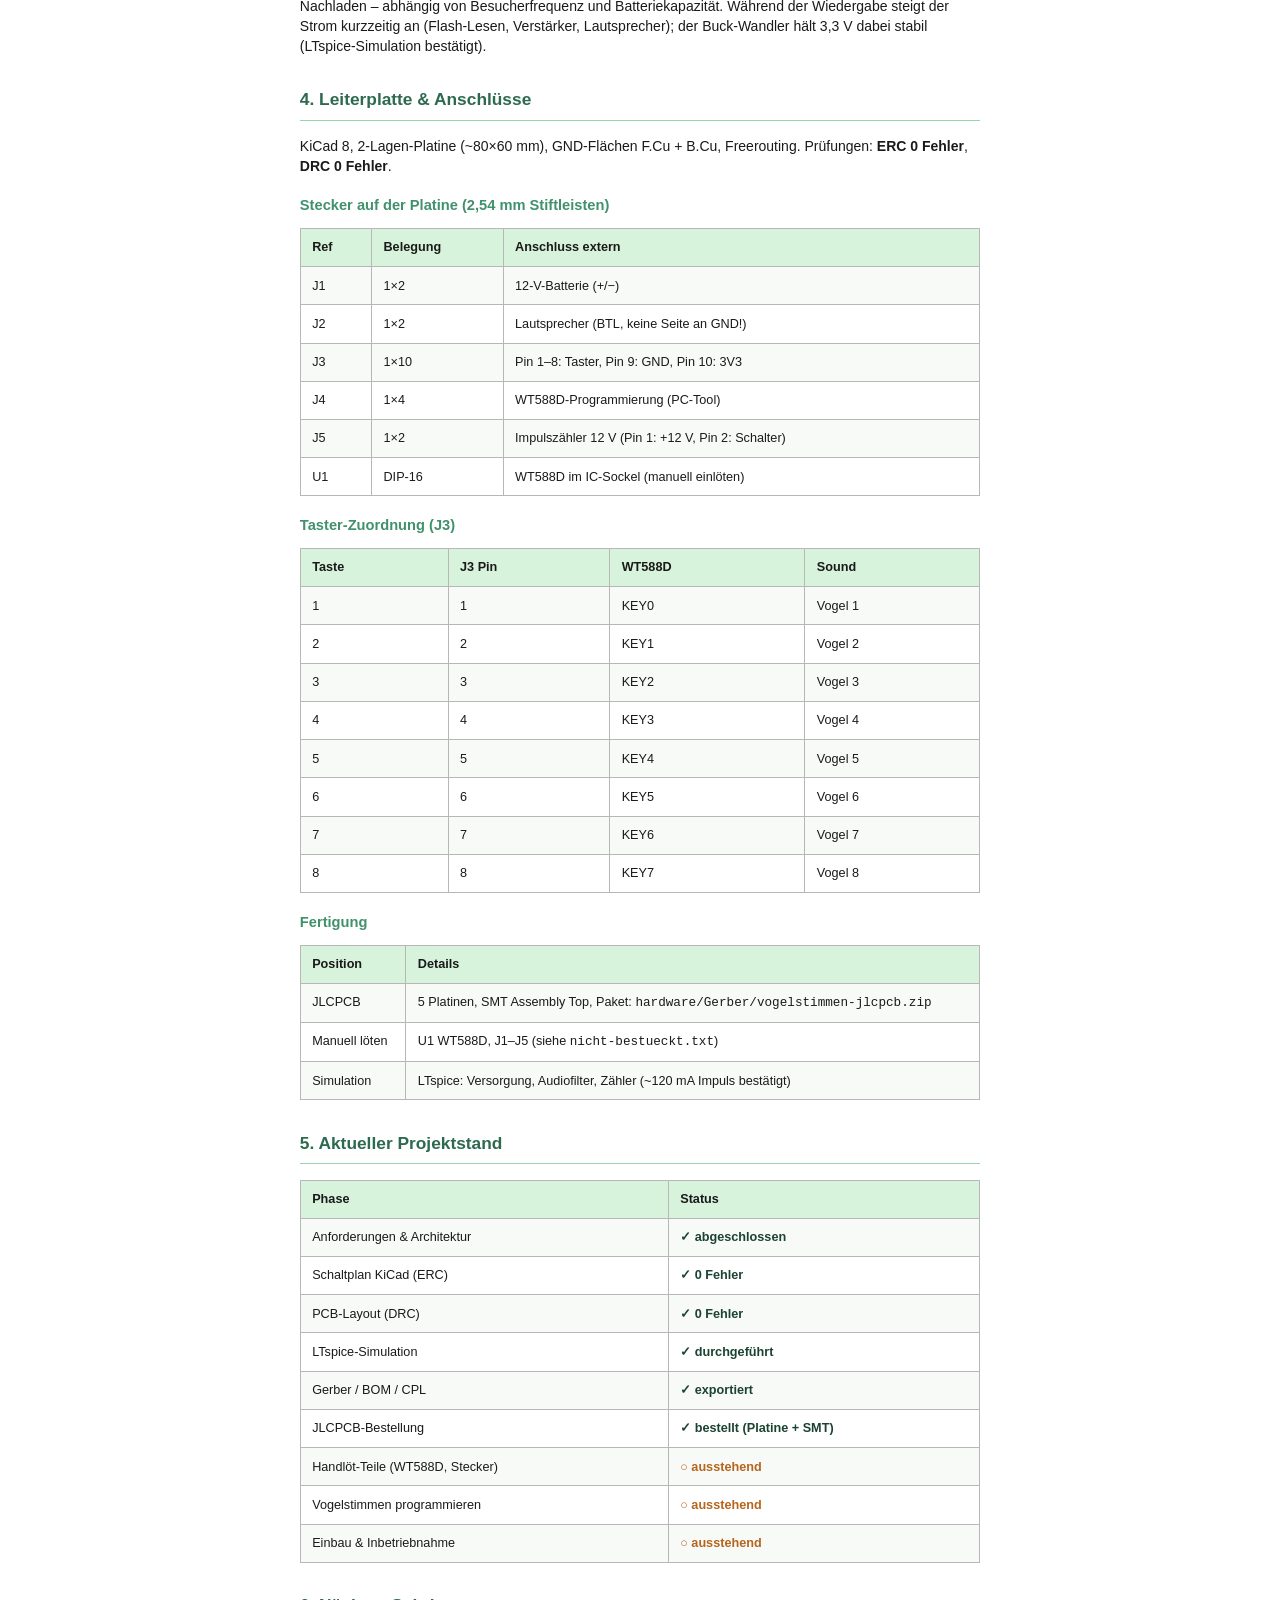
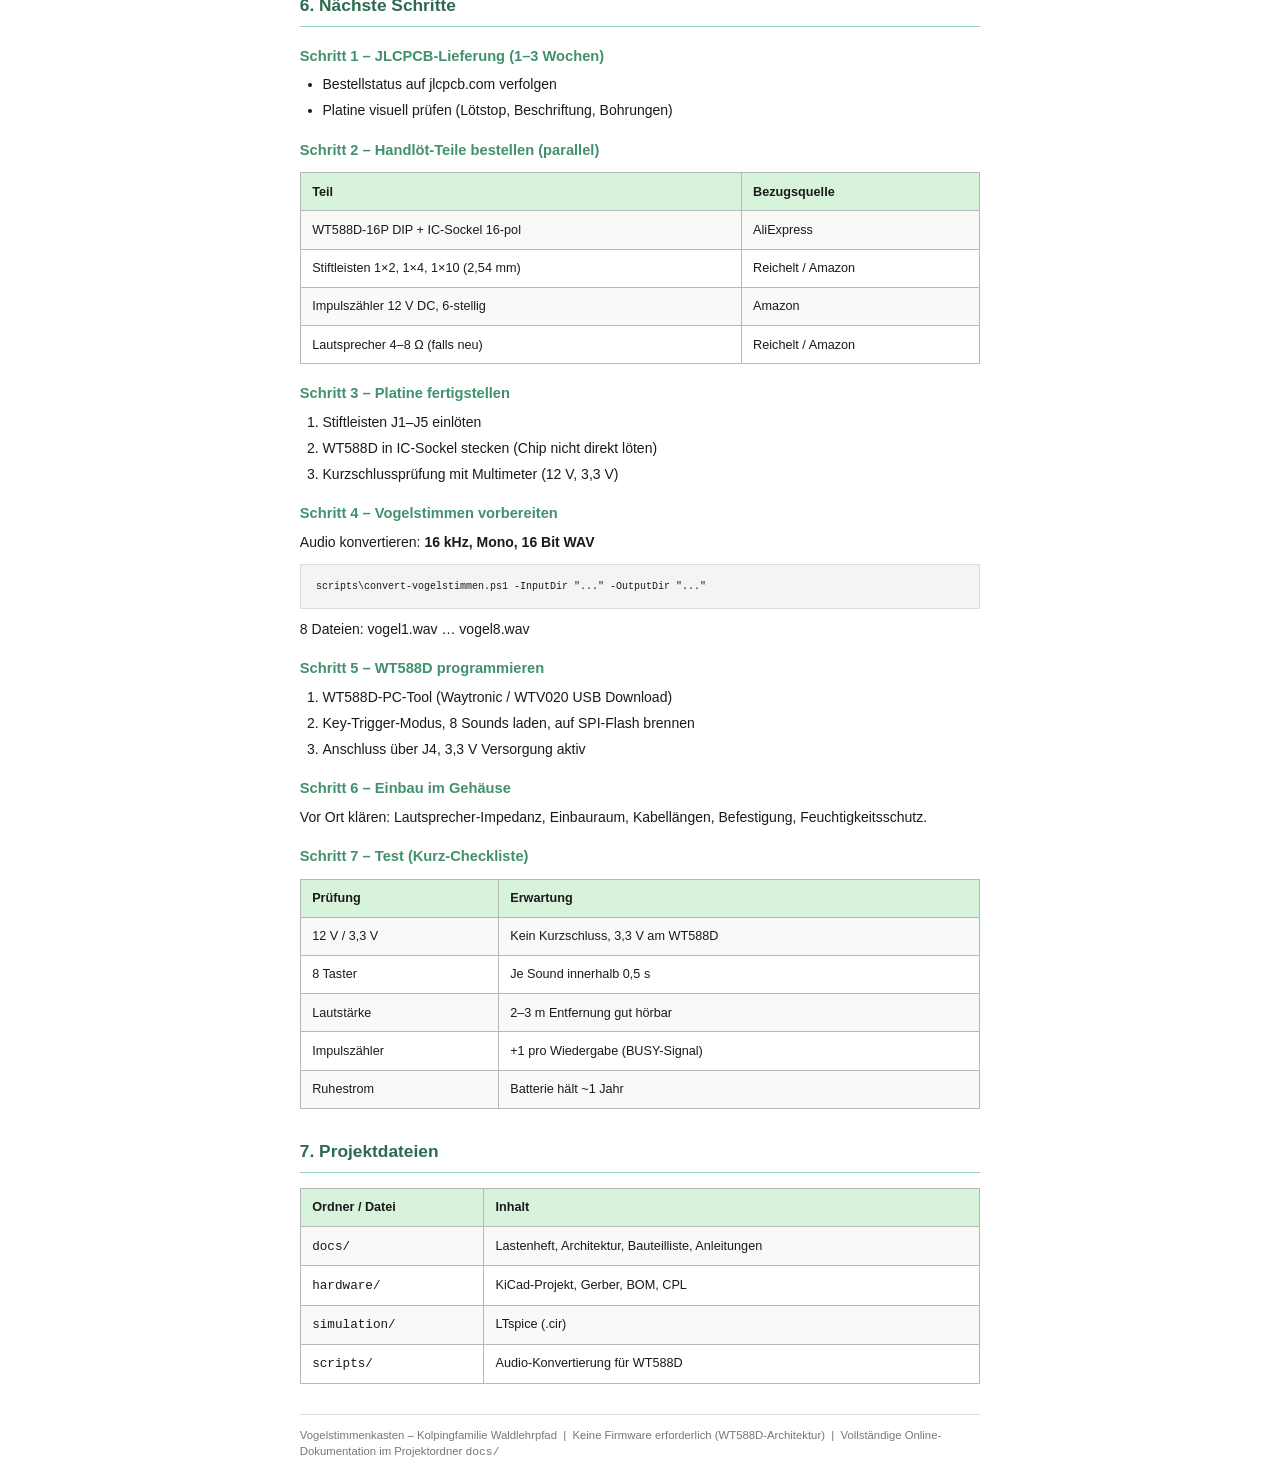
<file: rev1_archiv/docs/vogelstimmen-projektdoku.html>
<!DOCTYPE html>
<html lang="de">
<head>
  <meta charset="UTF-8">
  <title>Vogelstimmenkasten – Projektdokumentation</title>
  <style>
    @page { size: A4; margin: 18mm 16mm 20mm 16mm; }
    * { box-sizing: border-box; }
    body {
      font-family: "Segoe UI", Arial, sans-serif;
      font-size: 10.5pt;
      line-height: 1.45;
      color: #1a1a1a;
      max-width: 180mm;
      margin: 0 auto;
      padding: 0;
    }
    h1 { font-size: 22pt; color: #1b4332; margin: 0 0 4mm; }
    h2 {
      font-size: 13pt; color: #2d6a4f; border-bottom: 1.5px solid #95d5b2;
      padding-bottom: 2mm; margin: 8mm 0 4mm; page-break-after: avoid;
    }
    h3 { font-size: 11pt; color: #40916c; margin: 5mm 0 2mm; page-break-after: avoid; }
    p { margin: 0 0 3mm; }
    .subtitle { font-size: 12pt; color: #555; margin-bottom: 6mm; }
    .meta { font-size: 9pt; color: #666; margin-bottom: 8mm; }
    .cover {
      text-align: center;
      padding: 20mm 0 10mm;
      page-break-after: always;
    }
    .cover img {
      max-width: 100%;
      max-height: 110mm;
      border: 1px solid #ccc;
      border-radius: 4px;
      margin: 8mm 0;
    }
    table {
      width: 100%;
      border-collapse: collapse;
      font-size: 9.5pt;
      margin: 3mm 0 5mm;
      page-break-inside: avoid;
    }
    th, td { border: 1px solid #b7b7b7; padding: 2.5mm 3mm; text-align: left; vertical-align: top; }
    th { background: #d8f3dc; font-weight: 600; }
    tr:nth-child(even) td { background: #f8faf8; }
    .status-done { color: #1b4332; font-weight: 600; }
    .status-open { color: #b5651d; font-weight: 600; }
    pre {
      font-family: Consolas, "Courier New", monospace;
      font-size: 7.5pt;
      background: #f4f4f4;
      border: 1px solid #ddd;
      padding: 4mm;
      overflow-x: auto;
      white-space: pre;
      line-height: 1.3;
      page-break-inside: avoid;
    }
    ul, ol { margin: 2mm 0 4mm; padding-left: 6mm; }
    li { margin-bottom: 1.5mm; }
    .page-break { page-break-before: always; }
    .footer-note {
      font-size: 8.5pt; color: #777; margin-top: 8mm;
      border-top: 1px solid #ddd; padding-top: 3mm;
    }
    .two-col { display: flex; gap: 6mm; }
    .two-col > div { flex: 1; }
    .badge {
      display: inline-block; background: #2d6a4f; color: #fff;
      font-size: 8pt; padding: 1mm 3mm; border-radius: 3px;
    }
  </style>
</head>
<body>

<section class="cover">
  <span class="badge">Waldlehrpfad Kolpingfamilie</span>
  <h1>Vogelstimmenkasten</h1>
  <p class="subtitle">Projektdokumentation – Elektronik-Neubau</p>
  <p class="meta">Stand: 5. Juli 2026 &nbsp;|&nbsp; Architektur: Option D (WT588D)</p>
  <img src="assets/pcb-3d-render.png" alt="3D-Ansicht der Leiterplatte">
  <p><strong>KiCad-Platine</strong> – 2 Layer, SMD-Bestückung via JLCPCB, Through-Hole manuell</p>
</section>

<h2>1. Projektüberblick</h2>
<p>
  Neubau der Elektronik eines Vogelstimmenkastens am Waldlehrpfad. Besucher drücken einen von
  <strong>8 Tastern</strong> und hören die zugeordnete Vogelstimme (~10 s). Betrieb über
  <strong>12-V-Bleibatterie</strong> mit extrem niedrigem Ruhestrom. Gehäuse, Taster und Lautsprecher
  aus dem Bestand werden weiterverwendet.
</p>

<h3>Funktionen (Auszug)</h3>
<table>
  <tr><th>ID</th><th>Anforderung</th></tr>
  <tr><td>F01–F02</td><td>8 Taster, je eine feste Vogelstimme</td></tr>
  <tr><td>F03</td><td>Wiedergabe startet innerhalb 0,5 s</td></tr>
  <tr><td>F06</td><td>Sounds per PC-Tool austauschbar (USB/J4)</td></tr>
  <tr><td>F10</td><td>Elektromechanischer Impulszähler (Gesamtzähler)</td></tr>
  <tr><td>E01–E03</td><td>12-V-Batterie, Ruhestrom &lt;10 µA, ~1 Jahr Laufzeit</td></tr>
</table>

<h2>2. Architekturentscheidung</h2>
<p>
  Von vier geprüften Optionen wurde <strong>Option D: WT588D-16P ohne Mikrocontroller</strong> gewählt.
  Keine Firmware-Entwicklung, geringste Bauteilanzahl, schnellste Reaktionszeit (~50 ms),
  Ruhestrom ~1–3 µA.
</p>

<h3>Blockschaltbild</h3>
<pre>
  12V Batterie ──→ Verpolung (Q1) ──→ PTC (F1) ──→ TVS (D1)
                        │
                        ├── UVLO (U5 SGM809) ──→ Enable Buck
                        │
                        └── Buck U4 TPS62203 ──→ 3,3 V
                                    │
        ┌───────────────────────────┼───────────────────────────┐
        │                           │                           │
   WT588D U1 ◄──SPI──► W25Q128 U2   │   PAM8403 U3 ──► Lautsprecher
   KEY0–7 ◄── 8 Taster (J3)         │        ▲
   PWM ── RC-Filter ────────────────┘        │
   BUSY ── Q2 2N7002 ──► Impulszähler (J5)   │
</pre>

<h3>Hauptbauteile</h3>
<table>
  <tr><th>Funktion</th><th>Bauteil</th><th>LCSC</th></tr>
  <tr><td>Audio-IC</td><td>WT588D-16P (DIP, manuell)</td><td>—</td></tr>
  <tr><td>Flash</td><td>W25Q128JVSIQ</td><td>C97521</td></tr>
  <tr><td>Verstärker</td><td>PAM8403DR-H</td><td>C17337</td></tr>
  <tr><td>Buck 12→3,3 V</td><td>TPS62203DBVR</td><td>C9051</td></tr>
  <tr><td>UVLO</td><td>SGM809</td><td>C699615</td></tr>
  <tr><td>Verpolung</td><td>SI2301CDS (P-MOSFET)</td><td>C10487</td></tr>
  <tr><td>Zähler-Treiber</td><td>2N7002 (BUSY-Signal)</td><td>C8545</td></tr>
  <tr><td>TVS / PTC</td><td>SMAJ15A / BSMD1206 500 mA</td><td>C23424 / C7202014</td></tr>
</table>

<div class="page-break"></div>

<h2>3. Funktion der Platine</h2>
<p>
  Die Platine ist das zentrale Steuer- und Wiedergabemodul des Vogelstimmenkastens. Sie verbindet
  die <strong>12-V-Batterie</strong>, die <strong>8 Taster</strong> am Gehäuse, den
  <strong>Lautsprecher</strong> und den <strong>Impulszähler</strong> zu einer Einheit. Es gibt
  keinen separaten Mikrocontroller und keine Firmware – der WT588D übernimmt Tastererkennung,
  Audio-Dekodierung und Wiedergabe in einem Chip.
</p>

<h3>3.1 Betriebsablauf (Normalbetrieb)</h3>
<ol>
  <li>Die 12-V-Batterie versorgt die Platine dauerhaft. Im Ruhezustand verbraucht die Elektronik nur wenige Mikroampere.</li>
  <li>Ein Besucher drückt einen der 8 Taster. Der Taster schließt den zugehörigen Eingang gegen Masse (GND).</li>
  <li>Der WT588D (U1) erkennt den Tastendruck binnen ~50 ms und liest die zugeordnete Audiodatei aus dem SPI-Flash (U2).</li>
  <li>Das Audio wird als PWM-Signal ausgegeben, über einen RC-Filter in ein Analogsignal umgewandelt und vom Class-D-Verstärker (U3) verstärkt.</li>
  <li>Der Lautsprecher an J2 gibt die Vogelstimme wieder (~10 s, Mono).</li>
  <li>Während der Wiedergabe geht das BUSY-Signal von U1 auf HIGH. Der MOSFET Q2 schaltet und löst einen Impuls am Zähler (J5) aus.</li>
  <li>Nach Ende der Wiedergabe kehrt die Platine in den Energiesparmodus zurück.</li>
</ol>
<p>
  Drückt der Besucher während einer laufenden Wiedergabe einen anderen (oder denselben) Taster,
  bricht der WT588D die aktuelle Tonsequenz ab und startet den neuen Sound – es gibt keine
  gleichzeitige Wiedergabe mehrerer Stimmen.
</p>

<h3>3.2 Baugruppen auf der Platine</h3>
<p>
  Die Platine ist in fünf funktionale Bereiche gegliedert. Auf dem 3D-Bild entsprechen diese
  den markierten Bauteilgruppen (U1–U5, J1–J5, Q1–Q2, R/C-Bänke).
</p>

<h3>Baugruppe A – Stromversorgung und Schutz (oben links / Mitte)</h3>
<p><strong>Aufgabe:</strong> Sichere Versorgung der gesamten Elektronik aus der 12-V-Batterie und Erzeugung der 3,3-V-Betriebsspannung für alle Halbleiter.</p>
<table>
  <tr><th>Bauteil</th><th>Funktion im Betrieb</th></tr>
  <tr><td><strong>J1</strong> (Batterie)</td><td>Anschluss der 12-V-Bleibatterie (+/−). Zentrale Einspeisung aller Leistung.</td></tr>
  <tr><td><strong>Q1</strong> (SI2301, P-MOSFET)</td><td>Verpolungsschutz: Bei falscher Polung am Batterieanschluss bleibt der Stromkreis unterbrochen – die Platine wird nicht beschädigt.</td></tr>
  <tr><td><strong>F1</strong> (PTC 500 mA)</td><td>Rücksetzende Überstromsicherung. Begrenzt Kurzschlussströme und stellt sich nach Abkühlen selbst wieder her.</td></tr>
  <tr><td><strong>D1</strong> (SMAJ15A TVS)</td><td>Überspannungsschutz am 12-V-Eingang (z. B. induktive Spannungsspitzen, ESD). Leitet Störimpulse sicher ab.</td></tr>
  <tr><td><strong>U5</strong> (SGM809 UVLO)</td><td>Tiefentladeschutz der Batterie: Fällt die Batteriespannung unter die Schwelle (~10,5 V), wird der Buck-Converter abgeschaltet. Schützt den Akku vor Schäden.</td></tr>
  <tr><td><strong>U4 + L1</strong> (TPS62203)</td><td>Abwärtswandler (Buck) von 12 V auf 3,3 V. Versorgt WT588D, Flash, Verstärker. Sehr geringer Eigenverbrauch (~1 µA im Standby).</td></tr>
  <tr><td><strong>C1–C4, C8</strong></td><td>Ein- und Ausgangskondensatoren des Buck-Wandlers sowie Puffer am Verstärker. Stabilisieren die Spannung bei Lastsprüngen (Audio-Anlauf).</td></tr>
</table>
<p>
  <strong>Signalweg:</strong> J1 → Q1 → F1 → V12_PROT → [U5 überwacht] → U4/L1 → 3,3 V → alle ICs.
  Der Impulszähler wird direkt aus V12_PROT (12 V) versorgt, da seine Spule 12 V benötigt.
</p>

<h3>Baugruppe B – Audio-Wiedergabe (Mitte / rechts)</h3>
<p><strong>Aufgabe:</strong> Speichern, Abspielen und Verstärken der Vogelstimmen.</p>
<table>
  <tr><th>Bauteil</th><th>Funktion im Betrieb</th></tr>
  <tr><td><strong>U1</strong> (WT588D-16P)</td><td>Herzstück der Platine. 8 Key-Eingänge, SPI-Schnittstelle zum Flash, PWM-Audioausgang, BUSY-Ausgang. Kein Programmcode nötig – Konfiguration erfolgt einmalig per PC-Tool.</td></tr>
  <tr><td><strong>U2</strong> (W25Q128)</td><td>128 Mbit SPI-Flash (16 MB). Speichert bis zu 8 Audiodateien im WT588D-Format. Keine SD-Karte – robust gegen Feuchtigkeit und Vibration.</td></tr>
  <tr><td><strong>R13, C9, C18</strong></td><td>RC-Tiefpassfilter + Koppelkondensator: Wandeln das PWM-Signal des WT588D in ein analoges Audiosignal um und entfernen den Gleichspannungsanteil.</td></tr>
  <tr><td><strong>U3</strong> (PAM8403)</td><td>Class-D-Verstärker (Mono über linken Kanal). Treibt den Lautsprecher mit 2–3 W bei 3,3 V Versorgung. BTL-Ausgang an J2 – keine Ausgangsseite darf mit GND verbunden werden.</td></tr>
  <tr><td><strong>C5–C7</strong></td><td>Abblockkondensatoren direkt an U1, U2 und U3. Unterdrücken Hochfrequenz-Störungen und verbessern die Signalqualität.</td></tr>
  <tr><td><strong>J2</strong> (Lautsprecher)</td><td>Anschluss des Gehäuse-Lautsprechers (4–8 Ω, 2–3 W empfohlen).</td></tr>
</table>
<p>
  <strong>Signalweg Audio:</strong> Taster → U1 liest U2 → PWM → R13/C9/C18 → U3 → J2 → Lautsprecher.
</p>

<div class="page-break"></div>

<h3>Baugruppe C – Taster-Eingänge (unten / links)</h3>
<p><strong>Aufgabe:</strong> Anbindung der 8 externen Taster am Gehäuse-Panel an die Key-Eingänge des WT588D.</p>
<table>
  <tr><th>Bauteil</th><th>Funktion im Betrieb</th></tr>
  <tr><td><strong>J3</strong> (1×10)</td><td>Pin 1–8: Signalleitungen zu den 8 Tastern. Pin 9: gemeinsame Masse (GND). Pin 10: optional 3,3 V (z. B. für LED-Anzeige).</td></tr>
  <tr><td><strong>R1–R8</strong> (je 100 Ω)</td><td>Serienwiderstände zwischen Stecker und WT588D. Begrenzen Strom bei Kurzschluss und schützen die Eingänge vor ESD.</td></tr>
  <tr><td><strong>C10–C17</strong> (je 100 nF)</td><td>Entprell-Kondensatoren pro Taster (RC-Glied mit R1–R8). Filtern mechanisches Prellen der Taster (~10 µs Zeitkonstante).</td></tr>
</table>
<p>
  Jeder Taster ist ein <strong>Schließer gegen Masse</strong>: Im Ruhezustand liegt am WT588D-Eingang
  HIGH (interner Pull-Up). Beim Drücken wird der Pin auf LOW gezogen – der WT588D startet den
  zugeordneten Sound. Die Zuordnung Taster → Vogelstimme wird beim Programmieren im PC-Tool festgelegt.
</p>

<h3>Baugruppe D – Impulszähler (unten rechts)</h3>
<p><strong>Aufgabe:</strong> Erfassung jeder abgespielten Vogelstimme über einen elektromechanischen Gesamtzähler.</p>
<table>
  <tr><th>Bauteil</th><th>Funktion im Betrieb</th></tr>
  <tr><td><strong>U1 BUSY</strong> (Pin 11)</td><td>Geht während jeder Wiedergabe auf HIGH, sonst LOW. Dient als zuverlässiges „Ton läuft“-Signal.</td></tr>
  <tr><td><strong>Q2</strong> (2N7002, N-MOSFET)</td><td>Schaltet bei BUSY = HIGH und leitet Strom durch die Zählerspule. R10 (10 kΩ) hält das Gate im Ruhezustand sicher auf LOW.</td></tr>
  <tr><td><strong>J5</strong> (1×2)</td><td>Pin 1: 12 V (V12_PROT) zur Zählerspule. Pin 2: Schalterkontakt über Q2 nach GND. Pro Wiedergabe ein Zählimpuls (~120 mA, simuliert bestätigt).</td></tr>
</table>
<p>
  <strong>Vorteil der BUSY-Lösung:</strong> Es werden nur echte Wiedergaben gezählt, nicht einzelne
  Taster-Prellimpulse oder Fehlbetätigungen ohne Ton.
</p>

<h3>Baugruppe E – Programmierung (oben rechts)</h3>
<p><strong>Aufgabe:</strong> Einmaliges (oder wiederholtes) Laden der Vogelstimmen auf den WT588D/Flash.</p>
<table>
  <tr><th>Bauteil</th><th>Funktion im Betrieb</th></tr>
  <tr><td><strong>J4</strong> (1×4)</td><td>Stiftleiste für den Hersteller-USB-Programmieradapter. Im Normalbetrieb nicht belegt. Ermöglicht das Brennen neuer Audiodateien ohne Löten.</td></tr>
  <tr><td><strong>U1</strong> (im Sockel)</td><td>WT588D wird im IC-Sockel montiert, damit er bei Defekt oder Sound-Update leicht getauscht werden kann.</td></tr>
</table>
<p>
  Audioformat für das PC-Tool: <strong>16 kHz, Mono, 16 Bit WAV</strong>. Modus:
  <strong>Key Trigger</strong> (One Key One Voice), 8 Dateien.
</p>

<h3>3.3 Ruhestrom und Energieverhalten</h3>
<p>
  Der WT588D benötigt im Standby nur ~1–3 µA. Der TPS62203 hat ebenfalls extrem niedrigen
  Quiescent Current. Zusammen mit dem UVLO-Schutz ergibt sich eine Batterielebensdauer von
  etwa einem Jahr ohne Nachladen – abhängig von Besucherfrequenz und Batteriekapazität.
  Während der Wiedergabe steigt der Strom kurzzeitig an (Flash-Lesen, Verstärker, Lautsprecher);
  der Buck-Wandler hält 3,3 V dabei stabil (LTspice-Simulation bestätigt).
</p>

<div class="page-break"></div>

<h2>4. Leiterplatte &amp; Anschlüsse</h2>
<p>
  KiCad 8, 2-Lagen-Platine (~80×60 mm), GND-Flächen F.Cu + B.Cu, Freerouting.
  Prüfungen: <strong>ERC 0 Fehler</strong>, <strong>DRC 0 Fehler</strong>.
</p>

<h3>Stecker auf der Platine (2,54 mm Stiftleisten)</h3>
<table>
  <tr><th>Ref</th><th>Belegung</th><th>Anschluss extern</th></tr>
  <tr><td>J1</td><td>1×2</td><td>12-V-Batterie (+/−)</td></tr>
  <tr><td>J2</td><td>1×2</td><td>Lautsprecher (BTL, keine Seite an GND!)</td></tr>
  <tr><td>J3</td><td>1×10</td><td>Pin 1–8: Taster, Pin 9: GND, Pin 10: 3V3</td></tr>
  <tr><td>J4</td><td>1×4</td><td>WT588D-Programmierung (PC-Tool)</td></tr>
  <tr><td>J5</td><td>1×2</td><td>Impulszähler 12 V (Pin 1: +12 V, Pin 2: Schalter)</td></tr>
  <tr><td>U1</td><td>DIP-16</td><td>WT588D im IC-Sockel (manuell einlöten)</td></tr>
</table>

<h3>Taster-Zuordnung (J3)</h3>
<table>
  <tr><th>Taste</th><th>J3 Pin</th><th>WT588D</th><th>Sound</th></tr>
  <tr><td>1</td><td>1</td><td>KEY0</td><td>Vogel 1</td></tr>
  <tr><td>2</td><td>2</td><td>KEY1</td><td>Vogel 2</td></tr>
  <tr><td>3</td><td>3</td><td>KEY2</td><td>Vogel 3</td></tr>
  <tr><td>4</td><td>4</td><td>KEY3</td><td>Vogel 4</td></tr>
  <tr><td>5</td><td>5</td><td>KEY4</td><td>Vogel 5</td></tr>
  <tr><td>6</td><td>6</td><td>KEY5</td><td>Vogel 6</td></tr>
  <tr><td>7</td><td>7</td><td>KEY6</td><td>Vogel 7</td></tr>
  <tr><td>8</td><td>8</td><td>KEY7</td><td>Vogel 8</td></tr>
</table>

<h3>Fertigung</h3>
<table>
  <tr><th>Position</th><th>Details</th></tr>
  <tr><td>JLCPCB</td><td>5 Platinen, SMT Assembly Top, Paket: <code>hardware/Gerber/vogelstimmen-jlcpcb.zip</code></td></tr>
  <tr><td>Manuell löten</td><td>U1 WT588D, J1–J5 (siehe <code>nicht-bestueckt.txt</code>)</td></tr>
  <tr><td>Simulation</td><td>LTspice: Versorgung, Audiofilter, Zähler (~120 mA Impuls bestätigt)</td></tr>
</table>

<h2>5. Aktueller Projektstand</h2>
<table>
  <tr><th>Phase</th><th>Status</th></tr>
  <tr><td>Anforderungen &amp; Architektur</td><td class="status-done">✓ abgeschlossen</td></tr>
  <tr><td>Schaltplan KiCad (ERC)</td><td class="status-done">✓ 0 Fehler</td></tr>
  <tr><td>PCB-Layout (DRC)</td><td class="status-done">✓ 0 Fehler</td></tr>
  <tr><td>LTspice-Simulation</td><td class="status-done">✓ durchgeführt</td></tr>
  <tr><td>Gerber / BOM / CPL</td><td class="status-done">✓ exportiert</td></tr>
  <tr><td>JLCPCB-Bestellung</td><td class="status-done">✓ bestellt (Platine + SMT)</td></tr>
  <tr><td>Handlöt-Teile (WT588D, Stecker)</td><td class="status-open">○ ausstehend</td></tr>
  <tr><td>Vogelstimmen programmieren</td><td class="status-open">○ ausstehend</td></tr>
  <tr><td>Einbau &amp; Inbetriebnahme</td><td class="status-open">○ ausstehend</td></tr>
</table>

<div class="page-break"></div>

<h2>6. Nächste Schritte</h2>

<h3>Schritt 1 – JLCPCB-Lieferung (1–3 Wochen)</h3>
<ul>
  <li>Bestellstatus auf jlcpcb.com verfolgen</li>
  <li>Platine visuell prüfen (Lötstop, Beschriftung, Bohrungen)</li>
</ul>

<h3>Schritt 2 – Handlöt-Teile bestellen (parallel)</h3>
<table>
  <tr><th>Teil</th><th>Bezugsquelle</th></tr>
  <tr><td>WT588D-16P DIP + IC-Sockel 16-pol</td><td>AliExpress</td></tr>
  <tr><td>Stiftleisten 1×2, 1×4, 1×10 (2,54 mm)</td><td>Reichelt / Amazon</td></tr>
  <tr><td>Impulszähler 12 V DC, 6-stellig</td><td>Amazon</td></tr>
  <tr><td>Lautsprecher 4–8 Ω (falls neu)</td><td>Reichelt / Amazon</td></tr>
</table>

<h3>Schritt 3 – Platine fertigstellen</h3>
<ol>
  <li>Stiftleisten J1–J5 einlöten</li>
  <li>WT588D in IC-Sockel stecken (Chip nicht direkt löten)</li>
  <li>Kurzschlussprüfung mit Multimeter (12 V, 3,3 V)</li>
</ol>

<h3>Schritt 4 – Vogelstimmen vorbereiten</h3>
<p>Audio konvertieren: <strong>16 kHz, Mono, 16 Bit WAV</strong></p>
<pre>scripts\convert-vogelstimmen.ps1 -InputDir "..." -OutputDir "..."</pre>
<p>8 Dateien: vogel1.wav … vogel8.wav</p>

<h3>Schritt 5 – WT588D programmieren</h3>
<ol>
  <li>WT588D-PC-Tool (Waytronic / WTV020 USB Download)</li>
  <li>Key-Trigger-Modus, 8 Sounds laden, auf SPI-Flash brennen</li>
  <li>Anschluss über J4, 3,3 V Versorgung aktiv</li>
</ol>

<h3>Schritt 6 – Einbau im Gehäuse</h3>
<p>Vor Ort klären: Lautsprecher-Impedanz, Einbauraum, Kabellängen, Befestigung, Feuchtigkeitsschutz.</p>

<h3>Schritt 7 – Test (Kurz-Checkliste)</h3>
<table>
  <tr><th>Prüfung</th><th>Erwartung</th></tr>
  <tr><td>12 V / 3,3 V</td><td>Kein Kurzschluss, 3,3 V am WT588D</td></tr>
  <tr><td>8 Taster</td><td>Je Sound innerhalb 0,5 s</td></tr>
  <tr><td>Lautstärke</td><td>2–3 m Entfernung gut hörbar</td></tr>
  <tr><td>Impulszähler</td><td>+1 pro Wiedergabe (BUSY-Signal)</td></tr>
  <tr><td>Ruhestrom</td><td>Batterie hält ~1 Jahr</td></tr>
</table>

<h2>7. Projektdateien</h2>
<table>
  <tr><th>Ordner / Datei</th><th>Inhalt</th></tr>
  <tr><td><code>docs/</code></td><td>Lastenheft, Architektur, Bauteilliste, Anleitungen</td></tr>
  <tr><td><code>hardware/</code></td><td>KiCad-Projekt, Gerber, BOM, CPL</td></tr>
  <tr><td><code>simulation/</code></td><td>LTspice (.cir)</td></tr>
  <tr><td><code>scripts/</code></td><td>Audio-Konvertierung für WT588D</td></tr>
</table>

<p class="footer-note">
  Vogelstimmenkasten – Kolpingfamilie Waldlehrpfad &nbsp;|&nbsp;
  Keine Firmware erforderlich (WT588D-Architektur) &nbsp;|&nbsp;
  Vollständige Online-Dokumentation im Projektordner <code>docs/</code>
</p>

</body>
</html>
</file>
<file: showcase/assets/css/site.css>
:root {
  --bg0: #0e1410;
  --bg1: #162019;
  --bg2: #1e2c22;
  --ink: #e7efe6;
  --muted: #93a896;
  --line: #334438;
  --accent: #c4a35a;
  --accent-dim: #8a7340;
  --good: #6fbf8a;
  --warn: #d4a017;
  --hot: #c45c26;
  --panel: rgba(22, 32, 25, 0.88);
  --font-display: "Iowan Old Style", "Palatino Linotype", Palatino, Georgia, serif;
  --font-body: Georgia, "Times New Roman", serif;
  --font-mono: "Cascadia Code", Consolas, "Courier New", monospace;
}

* { box-sizing: border-box; }
html { scroll-behavior: smooth; }
body {
  margin: 0;
  min-height: 100vh;
  color: var(--ink);
  font-family: var(--font-body);
  font-size: 1.05rem;
  line-height: 1.55;
  background:
    radial-gradient(ellipse 90% 60% at 10% -10%, #2a3d30 0%, transparent 55%),
    radial-gradient(ellipse 70% 50% at 100% 20%, #1a2820 0%, transparent 50%),
    linear-gradient(180deg, var(--bg0), var(--bg1) 40%, #121a14);
}

a { color: var(--accent); text-underline-offset: 0.15em; }
a:hover { color: #e0c88a; }

/* —— Shell —— */
.shell {
  display: grid;
  grid-template-columns: 260px 1fr;
  min-height: 100vh;
}

.nav {
  border-right: 1px solid var(--line);
  background: color-mix(in srgb, var(--bg0) 80%, black);
  background: rgba(8, 12, 9, 0.92);
  padding: 1.4rem 1rem 2rem;
  position: sticky;
  top: 0;
  height: 100vh;
  overflow: auto;
}
.nav-top { margin-bottom: 0.2rem; }
.nav-toggle {
  display: none;
  font-family: var(--font-mono);
  font-size: 0.78rem;
  border: 1px solid var(--line);
  background: var(--bg2);
  color: var(--ink);
  padding: 0.4rem 0.7rem;
  border-radius: 4px;
  cursor: pointer;
}
.nav-brand {
  font-family: var(--font-display);
  font-size: 1.35rem;
  font-weight: 700;
  letter-spacing: 0.02em;
  margin: 0 0 0.2rem;
  color: var(--ink);
  text-decoration: none;
  display: block;
}
.nav-sub {
  font-family: var(--font-mono);
  font-size: 0.68rem;
  color: var(--muted);
  margin: 0 0 1.2rem;
  letter-spacing: 0.04em;
  text-transform: uppercase;
}
.nav-sec {
  font-family: var(--font-mono);
  font-size: 0.65rem;
  color: var(--accent-dim);
  margin: 1rem 0 0.35rem;
  letter-spacing: 0.08em;
  text-transform: uppercase;
}
.nav a {
  display: block;
  color: var(--muted);
  text-decoration: none;
  padding: 0.4rem 0.55rem;
  border-radius: 4px;
  font-size: 0.92rem;
  border-left: 2px solid transparent;
}
.nav a:hover { color: var(--ink); background: var(--bg2); }
.nav a.active {
  color: var(--ink);
  border-left-color: var(--accent);
  background: color-mix(in srgb, var(--accent) 12%, transparent);
}

.main { padding: 0; min-width: 0; }
.page { display: none; animation: fadeIn 0.45s ease; }
.page.active { display: block; }
@keyframes fadeIn {
  from { opacity: 0; transform: translateY(8px); }
  to { opacity: 1; transform: none; }
}

/* —— Hero —— */
.hero {
  min-height: 0;
  display: flex;
  flex-direction: column;
  justify-content: flex-start;
  padding: 1.75rem 2.5rem 2rem;
  position: relative;
  overflow: hidden;
  border-bottom: 1px solid var(--line);
}
.hero::before {
  content: "";
  position: absolute;
  inset: 0;
  background:
    linear-gradient(180deg, transparent 20%, var(--bg0) 92%),
    radial-gradient(ellipse 80% 70% at 70% 30%, #3a4f3c 0%, transparent 60%),
    repeating-linear-gradient(
      -12deg,
      transparent,
      transparent 40px,
      rgba(196, 163, 90, 0.03) 40px,
      rgba(196, 163, 90, 0.03) 41px
    );
  pointer-events: none;
}
.hero-inner { position: relative; z-index: 1; max-width: 40rem; }
.hero h1 {
  font-family: var(--font-display);
  font-size: clamp(2.6rem, 6vw, 4.2rem);
  font-weight: 700;
  margin: 0 0 0.5rem;
  letter-spacing: -0.02em;
  line-height: 1.05;
}
.hero .tagline {
  font-size: 1.15rem;
  color: var(--muted);
  margin: 0 0 1.5rem;
  max-width: 32rem;
}
.hero-cta { display: flex; flex-wrap: wrap; gap: 0.6rem; }
.btn {
  font-family: var(--font-mono);
  font-size: 0.82rem;
  border: 1px solid var(--line);
  background: var(--bg2);
  color: var(--ink);
  padding: 0.65rem 1rem;
  border-radius: 4px;
  cursor: pointer;
  text-decoration: none;
  display: inline-block;
}
.btn:hover { border-color: var(--accent); color: var(--accent); }
.btn-primary {
  background: var(--accent);
  color: #1a1810;
  border-color: var(--accent);
  font-weight: 600;
}
.btn-primary:hover { background: #d4b56e; color: #1a1810; }

/* —— Content —— */
.content {
  padding: 2rem 2.5rem 4rem;
  max-width: 920px;
}
.content-wide { max-width: 1100px; }
h2 {
  font-family: var(--font-display);
  font-size: 1.85rem;
  margin: 0 0 0.75rem;
  font-weight: 700;
}
h3 {
  font-family: var(--font-display);
  font-size: 1.25rem;
  margin: 1.6rem 0 0.5rem;
  color: var(--accent);
}
.lead { color: var(--muted); font-size: 1.1rem; margin: 0 0 1.5rem; }
.section { margin-bottom: 2.5rem; }

.v-steps {
  display: grid;
  gap: 0;
  margin: 1.5rem 0;
  border-left: 2px solid var(--line);
  padding-left: 0;
}
.v-step {
  position: relative;
  padding: 0.85rem 0 0.85rem 1.4rem;
  border-bottom: 1px solid color-mix(in srgb, var(--line) 60%, transparent);
}
.v-step::before {
  content: "";
  position: absolute;
  left: -0.4rem;
  top: 1.15rem;
  width: 0.65rem;
  height: 0.65rem;
  border-radius: 50%;
  background: var(--accent);
  box-shadow: 0 0 0 3px var(--bg1);
}
.v-step strong {
  font-family: var(--font-mono);
  font-size: 0.78rem;
  color: var(--accent);
  display: block;
  margin-bottom: 0.2rem;
  letter-spacing: 0.04em;
}
.v-step p { margin: 0; color: var(--muted); font-size: 0.95rem; }

.grid-2 {
  display: grid;
  grid-template-columns: 1fr 1fr;
  gap: 1rem;
}
@media (max-width: 700px) { .grid-2 { grid-template-columns: 1fr; } }

.tile {
  border: 1px solid var(--line);
  border-radius: 6px;
  padding: 1rem 1.1rem;
  background: var(--panel);
  text-decoration: none;
  color: inherit;
  display: block;
  transition: border-color 0.15s, transform 0.15s;
}
.tile:hover {
  border-color: var(--accent);
  transform: translateY(-2px);
  color: inherit;
}
.tile h4 {
  font-family: var(--font-display);
  margin: 0 0 0.35rem;
  font-size: 1.1rem;
}
.tile p { margin: 0; color: var(--muted); font-size: 0.9rem; }
.tile .meta {
  font-family: var(--font-mono);
  font-size: 0.68rem;
  color: var(--accent-dim);
  margin-top: 0.65rem;
}

.pill-row { display: flex; flex-wrap: wrap; gap: 0.4rem; margin: 1rem 0; }
.pill {
  font-family: var(--font-mono);
  font-size: 0.7rem;
  padding: 0.25rem 0.55rem;
  border: 1px solid var(--line);
  border-radius: 999px;
  color: var(--muted);
}
.pill.on { border-color: var(--good); color: var(--good); }
.pill.warn { border-color: var(--warn); color: var(--warn); }

table.data {
  width: 100%;
  border-collapse: collapse;
  font-size: 0.88rem;
  margin: 1rem 0;
}
table.data th, table.data td {
  border-bottom: 1px solid var(--line);
  padding: 0.45rem 0.5rem;
  text-align: left;
  vertical-align: top;
}
table.data th {
  font-family: var(--font-mono);
  font-size: 0.72rem;
  color: var(--muted);
  font-weight: 600;
}
table.data code, .mono {
  font-family: var(--font-mono);
  font-size: 0.82em;
}

.md-view {
  border: 1px solid var(--line);
  border-radius: 6px;
  padding: 1.25rem 1.4rem;
  background: var(--panel);
  overflow-x: auto;
}
.md-view h1 { font-family: var(--font-display); font-size: 1.6rem; }
.md-view h2 { font-size: 1.3rem; margin-top: 1.4rem; }
.md-view h3 { font-size: 1.1rem; }
.md-view table { width: 100%; border-collapse: collapse; font-size: 0.85rem; }
.md-view th, .md-view td {
  border: 1px solid var(--line);
  padding: 0.35rem 0.45rem;
}
.md-view pre {
  background: #0a100c;
  padding: 0.8rem;
  overflow-x: auto;
  border-radius: 4px;
  font-family: var(--font-mono);
  font-size: 0.8rem;
}
.md-view code { font-family: var(--font-mono); font-size: 0.85em; }
.md-toolbar {
  display: flex;
  flex-wrap: wrap;
  gap: 0.5rem;
  align-items: center;
  margin-bottom: 0.8rem;
}
.md-toolbar select, .md-toolbar input {
  font-family: var(--font-mono);
  font-size: 0.78rem;
  background: var(--bg2);
  color: var(--ink);
  border: 1px solid var(--line);
  padding: 0.4rem 0.5rem;
  border-radius: 4px;
  max-width: 100%;
}

.iframe-wrap {
  border: 1px solid var(--line);
  border-radius: 6px;
  overflow: hidden;
  background: #111;
  min-height: 70vh;
}
.iframe-wrap iframe {
  width: 100%;
  height: 75vh;
  border: 0;
  display: block;
}
.note {
  font-size: 0.88rem;
  color: var(--muted);
  border-left: 3px solid var(--accent-dim);
  padding: 0.4rem 0 0.4rem 0.85rem;
  margin: 1rem 0;
}

.footer-bar {
  margin-top: 3rem;
  padding-top: 1rem;
  border-top: 1px solid var(--line);
  font-family: var(--font-mono);
  font-size: 0.72rem;
  color: var(--muted);
}

/* V-Modell */
.vmodel {
  display: grid;
  grid-template-columns: 1fr auto 1fr;
  gap: 0.75rem 1.25rem;
  margin: 1.5rem 0 2rem;
  align-items: stretch;
}
@media (max-width: 800px) {
  .vmodel { grid-template-columns: 1fr; }
  .vmodel-mid { display: none; }
}
.v-col { display: flex; flex-direction: column; gap: 0.45rem; }
.v-col.right .v-node { border-color: color-mix(in srgb, var(--good) 50%, var(--line)); }
.v-node {
  display: block;
  text-decoration: none;
  color: inherit;
  border: 1px solid var(--line);
  background: var(--panel);
  padding: 0.55rem 0.75rem;
  border-radius: 4px;
  font-size: 0.9rem;
  transition: border-color 0.15s, transform 0.15s;
}
.v-node:hover { border-color: var(--accent); transform: translateX(3px); color: inherit; }
.v-node small {
  display: block;
  font-family: var(--font-mono);
  font-size: 0.65rem;
  color: var(--muted);
  margin-top: 0.2rem;
}
.v-node .st {
  font-family: var(--font-mono);
  font-size: 0.65rem;
  float: right;
  color: var(--good);
}
.v-node .st.open { color: var(--warn); }
.v-node .st.skip { color: var(--muted); }
.vmodel-mid {
  width: 2px;
  background: linear-gradient(180deg, var(--accent), var(--good));
  margin: 0.5rem auto;
  border-radius: 2px;
  min-height: 100%;
}
.cov-filters { display: flex; flex-wrap: wrap; gap: 0.4rem; margin: 0.8rem 0 1rem; }
.cov-filters button {
  font-family: var(--font-mono);
  font-size: 0.72rem;
  border: 1px solid var(--line);
  background: var(--bg2);
  color: var(--muted);
  padding: 0.35rem 0.6rem;
  border-radius: 4px;
  cursor: pointer;
}
.cov-filters button.active, .cov-filters button:hover {
  border-color: var(--accent);
  color: var(--ink);
}
.status-have { color: var(--good); }
.status-partial { color: var(--warn); }
.status-skip { color: var(--muted); }
.status-open { color: var(--hot); }
.thread {
  font-family: var(--font-mono);
  font-size: 0.78rem;
  line-height: 1.7;
  border-left: 2px solid var(--accent-dim);
  padding-left: 1rem;
  margin: 1rem 0;
  color: var(--muted);
}
.thread strong { color: var(--ink); }

/* —— Mobile (must come last) —— */
@media (max-width: 900px) {
  .shell { grid-template-columns: 1fr; }
  .nav {
    position: sticky;
    top: 0;
    z-index: 20;
    height: auto !important;
    max-height: none;
    overflow: visible;
    border-right: none;
    border-bottom: 1px solid var(--line);
    padding: 0.55rem 0.85rem 0.65rem;
  }
  .nav-top {
    display: flex;
    align-items: center;
    justify-content: space-between;
    gap: 0.75rem;
  }
  .nav-sub { margin-bottom: 0; }
  .nav-toggle { display: inline-block; flex-shrink: 0; }
  .nav:not(.open) .nav-body { display: none; }
  .nav.open .nav-body {
    display: block;
    margin-top: 0.6rem;
    max-height: 55vh;
    overflow: auto;
    -webkit-overflow-scrolling: touch;
  }
  .nav a { padding: 0.5rem 0.55rem; font-size: 0.88rem; }
  .hero {
    min-height: 0;
    padding: 1.1rem 1.1rem 1.35rem;
  }
  .hero h1 { font-size: clamp(2rem, 10vw, 3rem); }
  .content, .content-wide {
    padding: 1.25rem 1.1rem 2.5rem;
  }
  .main { padding-bottom: env(safe-area-inset-bottom, 1rem); }
}
</file>
<file: sim-app/css/mobile.css>
:root {
  --bg: #1c2420;
  --panel: #243029;
  --ink: #e8efe6;
  --muted: #9aada0;
  --line: #3a4a40;
  --accent: #d4a017;
  --good: #6fbf8a;
  --bad: #e35d5d;
  --pcb: #2a3830;
  --touch-bar-h: auto;
  --safe-bottom: env(safe-area-inset-bottom, 0px);
  --safe-top: env(safe-area-inset-top, 0px);
}

* { box-sizing: border-box; -webkit-tap-highlight-color: transparent; }

html, body {
  margin: 0;
  height: 100%;
  overflow: hidden;
  touch-action: manipulation;
}

body {
  font-family: "Source Serif 4", Georgia, serif;
  background:
    radial-gradient(ellipse at 20% 0%, #2c3b32 0%, transparent 50%),
    radial-gradient(ellipse at 100% 100%, #1a221c 0%, var(--bg) 55%);
  color: var(--ink);
  display: flex;
  flex-direction: column;
  padding-top: var(--safe-top);
  padding-bottom: var(--safe-bottom);
}

.boot-screen {
  position: fixed;
  inset: 0;
  z-index: 100;
  display: flex;
  flex-direction: column;
  align-items: center;
  justify-content: center;
  background: var(--bg);
  transition: opacity 0.25s ease;
}
.boot-screen.done { opacity: 0; pointer-events: none; }
.boot-title { font-size: 1.25rem; font-weight: 700; margin: 0; }
.boot-sub { color: var(--muted); margin: 0.5rem 0 0; font-size: 0.95rem; }
.boot-error {
  max-width: 22rem;
  padding: 1rem;
  text-align: center;
  color: #ffb4b4;
  line-height: 1.45;
}

.app-header {
  flex: 0 0 auto;
  padding: 0.65rem 0.85rem 0.45rem;
  border-bottom: 1px solid var(--line);
  background: color-mix(in srgb, var(--panel) 94%, black);
}
.header-top {
  display: flex;
  align-items: center;
  justify-content: space-between;
  gap: 0.5rem;
}
.app-header h1 {
  margin: 0;
  font-size: 1.05rem;
  font-weight: 700;
}
.doc-link {
  font-family: "IBM Plex Mono", monospace;
  font-size: 0.72rem;
  color: var(--accent);
  text-decoration: none;
  border: 1px solid var(--line);
  padding: 0.3rem 0.55rem;
  border-radius: 4px;
}
.stats-bar {
  display: grid;
  grid-template-columns: repeat(4, 1fr);
  gap: 0.35rem;
  margin-top: 0.45rem;
  font-family: "IBM Plex Mono", monospace;
  font-size: 0.68rem;
}
.stats-bar div {
  background: #1a221c;
  border: 1px solid var(--line);
  padding: 0.28rem 0.35rem;
  border-radius: 4px;
}
.stats-bar span { display: block; color: var(--muted); font-size: 0.62rem; }
.msg-line {
  margin: 0.35rem 0 0;
  color: var(--muted);
  font-size: 0.82rem;
  line-height: 1.35;
  min-height: 1.2em;
  overflow: hidden;
  text-overflow: ellipsis;
  display: -webkit-box;
  -webkit-line-clamp: 2;
  -webkit-box-orient: vertical;
}

.app-main {
  flex: 1 1 auto;
  min-height: 0;
  overflow: auto;
  -webkit-overflow-scrolling: touch;
  padding: 0.45rem 0.55rem 0.25rem;
}

.board-wrap {
  background: #0e1411;
  border-radius: 6px;
  overflow: hidden;
  touch-action: pan-x pan-y pinch-zoom;
}
svg.pcb {
  width: 100%;
  height: auto;
  min-height: 220px;
  display: block;
}
.pcb-photo { pointer-events: none; }
.pcb-edge { fill: none; stroke: #8aa392; stroke-width: 0.35; }
.tracks .track { fill: none; transition: opacity 0.12s linear; }
.tracks .track.flow { filter: drop-shadow(0 0 0.6px #fff8); }
.tracks .track.hidden-cu { stroke-dasharray: 0.85 0.65; }
.tracks .via-outer { fill: none; stroke-width: 0.22; transition: stroke 0.12s linear; }
.tracks .via-inner { fill: #1a221c; pointer-events: none; }

.fp { cursor: pointer; touch-action: manipulation; }
.fp rect { fill: transparent; stroke: #8aa392; stroke-width: 0.28; }
.fp-blue rect { stroke: #3a7ab8; }
.fp.active rect { stroke: var(--accent); stroke-width: 0.42; }
.fp.sel rect { stroke: #fff; stroke-width: 0.5; }
.fp.warn rect { stroke: var(--bad); }
.fp-photo { pointer-events: none; }
.fp-label {
  fill: #f4f7f2;
  font-size: 1.45px;
  font-family: "IBM Plex Mono", monospace;
  pointer-events: none;
  paint-order: stroke;
  stroke: #121a16;
  stroke-width: 0.35px;
}
.cnt-drum { fill: #111; stroke: #3a3a3a; stroke-width: 0.12; }
.cnt-digit {
  fill: #f4f4f0;
  font-family: "IBM Plex Mono", monospace;
  font-weight: 600;
  pointer-events: none;
}
.cnt-digit.cnt-tick { animation: cnt-roll 0.18s ease-out; }
@keyframes cnt-roll {
  from { opacity: 0.2; transform: translateY(1.2px); }
  to { opacity: 1; transform: translateY(0); }
}

.legend-fold {
  margin: 0.45rem 0 0.25rem;
  font-size: 0.78rem;
  color: var(--muted);
}
.legend-fold summary {
  cursor: pointer;
  font-family: "IBM Plex Mono", monospace;
  padding: 0.35rem 0;
}
.legend-flow {
  display: flex;
  flex-wrap: wrap;
  gap: 0.45rem;
  font-family: "IBM Plex Mono", monospace;
  font-size: 0.68rem;
  padding: 0.25rem 0 0.35rem;
}
.legend-flow i {
  display: inline-block;
  width: 1rem;
  height: 0.3rem;
  border-radius: 2px;
  margin-right: 0.25rem;
  vertical-align: middle;
}
.legend-flow .blue-swatch { background: #3a7ab8; }

.touch-bar {
  flex: 0 0 auto;
  border-top: 1px solid var(--line);
  background: color-mix(in srgb, var(--panel) 96%, black);
  padding: 0.45rem 0.55rem calc(0.45rem + var(--safe-bottom));
}
.touch-row {
  display: grid;
  grid-template-columns: repeat(4, 1fr);
  gap: 0.4rem;
  margin-bottom: 0.4rem;
}
.btn-bird, button.ctrl {
  font-family: "IBM Plex Mono", monospace;
  border: 1px solid var(--line);
  background: #314338;
  color: var(--ink);
  border-radius: 8px;
  cursor: pointer;
  touch-action: manipulation;
  user-select: none;
}
.btn-bird {
  min-height: 48px;
  font-size: 0.95rem;
  font-weight: 600;
  padding: 0.55rem 0.25rem;
}
.btn-bird.down {
  background: var(--accent);
  color: #1a1a12;
  border-color: var(--accent);
}
.touch-ctrl {
  display: flex;
  gap: 0.4rem;
  margin-bottom: 0.35rem;
}
button.ctrl {
  flex: 1;
  min-height: 44px;
  padding: 0.45rem 0.5rem;
  font-size: 0.82rem;
}
.touch-sliders {
  display: flex;
  flex-wrap: wrap;
  gap: 0.35rem 0.65rem;
  align-items: center;
}
label.chk, label.rng {
  font-family: "IBM Plex Mono", monospace;
  font-size: 0.68rem;
  color: var(--muted);
  display: inline-flex;
  gap: 0.3rem;
  align-items: center;
}
input[type="range"] { width: 72px; max-width: 28vw; }

.detail-sheet { position: fixed; inset: 0; z-index: 30; pointer-events: none; }
.detail-sheet.open { pointer-events: auto; }
.sheet-backdrop {
  position: absolute;
  inset: 0;
  background: rgba(8, 12, 10, 0.55);
  opacity: 0;
  transition: opacity 0.2s ease;
}
.detail-sheet.open .sheet-backdrop { opacity: 1; }
.sheet-panel {
  position: absolute;
  left: 0;
  right: 0;
  bottom: 0;
  max-height: min(78vh, 640px);
  background: #243029;
  border: 1px solid var(--line);
  border-radius: 14px 14px 0 0;
  transform: translateY(100%);
  transition: transform 0.28s cubic-bezier(0.32, 0.72, 0, 1);
  display: flex;
  flex-direction: column;
  padding-bottom: var(--safe-bottom);
}
.detail-sheet.open .sheet-panel { transform: translateY(0); }
.sheet-handle {
  width: 2.5rem;
  height: 4px;
  background: var(--line);
  border-radius: 2px;
  margin: 0.45rem auto 0;
}
.sheet-head {
  display: flex;
  align-items: center;
  justify-content: space-between;
  padding: 0.35rem 0.85rem 0.25rem;
}
.sheet-head h2 { margin: 0; font-size: 1rem; }
.sheet-close {
  border: none;
  background: transparent;
  color: var(--muted);
  font-size: 1.6rem;
  line-height: 1;
  padding: 0.15rem 0.35rem;
  cursor: pointer;
}
.sheet-tabs {
  display: flex;
  gap: 0.35rem;
  padding: 0 0.85rem 0.35rem;
  border-bottom: 1px solid var(--line);
}
.sheet-tabs .tab {
  flex: 1;
  min-height: 40px;
  border: 1px solid var(--line);
  background: #1a221c;
  color: var(--muted);
  border-radius: 6px;
  font-family: "IBM Plex Mono", monospace;
  font-size: 0.75rem;
  cursor: pointer;
}
.sheet-tabs .tab.on {
  background: #354a3b;
  color: var(--ink);
  border-color: var(--accent);
}
.sheet-body {
  flex: 1;
  min-height: 0;
  overflow: auto;
  -webkit-overflow-scrolling: touch;
  padding: 0.65rem 0.85rem 1rem;
}
.tab-panel { display: none; }
.tab-panel.on { display: block; }

#nets {
  display: grid;
  grid-template-columns: repeat(2, 1fr);
  gap: 0.35rem;
  font-family: "IBM Plex Mono", monospace;
  font-size: 0.75rem;
}
#nets div {
  background: #1a221c;
  border: 1px solid var(--line);
  padding: 0.35rem 0.45rem;
  border-radius: 4px;
}
#nets span { display: block; color: var(--muted); font-size: 0.65rem; }

table {
  width: 100%;
  border-collapse: collapse;
  font-family: "IBM Plex Mono", monospace;
  font-size: 0.68rem;
}
th, td {
  border-bottom: 1px solid var(--line);
  padding: 0.35rem 0.28rem;
  text-align: left;
}
th { color: var(--muted); font-weight: 600; position: sticky; top: 0; background: #243029; }
tr { cursor: pointer; }
tr.sel { background: #354a3b; }
tr.bad { color: var(--bad); }
.scroll { max-height: none; }

#detail h3 { margin: 0 0 0.35rem; font-size: 1rem; }
#detail h4 { margin: 0.65rem 0 0.25rem; font-size: 0.85rem; color: var(--accent); }
#detail ul { margin: 0.35rem 0 0; padding-left: 1rem; color: var(--muted); font-size: 0.88rem; }
.meta-block {
  display: grid;
  gap: 0.4rem;
  margin: 0.45rem 0;
  font-size: 0.82rem;
}
.meta-block > div {
  background: #1a221c;
  border: 1px solid var(--line);
  padding: 0.4rem 0.5rem;
  border-radius: 4px;
}
.meta-block .meta-head {
  display: flex;
  align-items: center;
  justify-content: space-between;
  gap: 0.35rem;
  margin-bottom: 0.2rem;
}
.meta-block span.label {
  color: var(--muted);
  font-size: 0.65rem;
  font-family: "IBM Plex Mono", monospace;
}
button.help-btn {
  width: 2rem;
  height: 2rem;
  border-radius: 50%;
  border: 1px solid var(--accent);
  background: transparent;
  color: var(--accent);
  font-family: "IBM Plex Mono", monospace;
  font-size: 0.9rem;
  font-weight: 600;
  cursor: pointer;
  padding: 0;
}

.help-overlay {
  position: fixed;
  inset: 0;
  background: rgba(8, 12, 10, 0.72);
  display: none;
  align-items: flex-end;
  justify-content: center;
  z-index: 50;
  padding: 0;
}
.help-overlay.open { display: flex; }
.help-dialog {
  background: #243029;
  border: 1px solid var(--line);
  border-radius: 14px 14px 0 0;
  width: 100%;
  max-height: min(92vh, 780px);
  overflow: auto;
  -webkit-overflow-scrolling: touch;
  padding: 1rem 1rem calc(1rem + var(--safe-bottom));
}
.help-dialog h3 { margin: 0 0 0.35rem; font-size: 1.1rem; }
.help-dialog .help-sub { color: var(--muted); font-size: 0.82rem; margin: 0 0 0.75rem; }
.help-dialog h4 { margin: 0.75rem 0 0.3rem; font-size: 0.9rem; color: var(--accent); }
.help-dialog p { margin: 0 0 0.55rem; line-height: 1.5; font-size: 0.88rem; white-space: pre-wrap; }
.help-dialog .help-close {
  float: right;
  font-family: "IBM Plex Mono", monospace;
  border: 1px solid var(--line);
  background: #314338;
  color: var(--ink);
  border-radius: 6px;
  padding: 0.35rem 0.65rem;
  min-height: 44px;
  cursor: pointer;
}
.diag-wrap {
  background: #1a221c;
  border: 1px solid var(--line);
  border-radius: 6px;
  padding: 0.45rem 0.35rem;
  margin: 0.3rem 0 0.55rem;
  overflow-x: auto;
}
.diag-svg { width: 100%; height: auto; display: block; min-width: 260px; }
.spec-list { font-family: "IBM Plex Mono", monospace; font-size: 0.72rem; }
table.spec-check { font-size: 0.68rem; margin-top: 0.25rem; }
table.spec-check tr.ok td:last-child { color: var(--good); }
table.spec-check tr.fail td:last-child { color: var(--bad); font-weight: 600; }
.comp-verdict { font-family: "IBM Plex Mono", monospace; font-size: 0.75rem; margin: 0.35rem 0 0; }
.comp-verdict.ok { color: var(--good); }
.comp-verdict.fail { color: var(--bad); }
.trace-block h4 { margin: 0.55rem 0 0.2rem; font-size: 0.85rem; color: var(--accent); }
.trace-links { display: flex; flex-wrap: wrap; gap: 0.3rem; }
.trace-chip {
  display: inline-block;
  font-family: "IBM Plex Mono", monospace;
  font-size: 0.68rem;
  padding: 0.2rem 0.38rem;
  border-radius: 3px;
  text-decoration: none;
  border: 1px solid var(--line);
  color: var(--ink);
}
.trace-chip.ds { background: #2a3d48; border-color: #4a7a98; color: #c5e4f4; }
.trace-chip.adr { background: #3d3420; border-color: #a88830; color: #f0d78a; }
.trace-chip.req { background: #2a3a2c; border-color: #4a7a58; color: #b8e0c4; }
.trace-chip.sf { background: #2a3040; border-color: #5a6a98; color: #c4cce8; }
.trace-why { margin: 0.2rem 0 0; font-size: 0.82rem; color: var(--ink); opacity: 0.88; }
.trace-adr-item { margin: 0 0 0.55rem; }

@media (min-width: 900px) {
  body { max-width: 960px; margin: 0 auto; border-left: 1px solid var(--line); border-right: 1px solid var(--line); }
  .touch-row { grid-template-columns: repeat(8, 1fr); }
  svg.pcb { min-height: 360px; }
}
</file>
<file: mbse-app/css/pitch.css>
:root {
  --bg: #101610;
  --ink: #eef4ec;
  --muted: #9aada0;
  --accent: #c4a35a;
  --line: #334438;
  --good: #6fbf8a;
  --warn: #d4a017;
  --bad: #e35d5d;
}
* { box-sizing: border-box; }
html, body { margin: 0; height: 100%; background: var(--bg); color: var(--ink); font-family: Georgia, "Iowan Old Style", serif; }
.deck { height: 100%; display: flex; flex-direction: column; }
.progress { height: 4px; background: #243029; }
.progress > i { display: block; height: 100%; background: var(--accent); width: 14%; transition: width 0.2s; }
.slide {
  display: none;
  flex: 1;
  padding: 2.2rem 8vw 5.5rem;
  overflow: auto;
}
.slide.on { display: block; }
.slide h1 { font-size: clamp(1.6rem, 3.4vw, 2.5rem); margin: 0 0 0.6rem; }
.kicker { font-family: ui-monospace, Consolas, monospace; color: var(--accent); font-size: 0.78rem; letter-spacing: 0.06em; text-transform: uppercase; margin: 0 0 0.8rem; }
.slide p, .slide li { font-size: 1.12rem; line-height: 1.5; color: #d5e0d4; }
.slide ul { padding-left: 1.2rem; }
.quote { border-left: 3px solid var(--accent); padding: 0.2rem 0 0.2rem 1rem; color: var(--ink); font-style: italic; }
.grid2 { display: grid; grid-template-columns: 1fr 1fr; gap: 1rem; margin: 1rem 0; }
@media (max-width: 800px) { .grid2 { grid-template-columns: 1fr; } }
.card { background: #1c2820; border: 1px solid var(--line); border-radius: 8px; padding: 0.85rem 1rem; }
.card h3 { margin: 0 0 0.4rem; font-size: 1rem; color: var(--accent); }
table { width: 100%; border-collapse: collapse; font-size: 0.95rem; }
th, td { border-bottom: 1px solid var(--line); padding: 0.45rem 0.4rem; text-align: left; vertical-align: top; }
.nav-bar {
  position: fixed; left: 0; right: 0; bottom: 0;
  display: flex; align-items: center; gap: 0.5rem;
  padding: 0.55rem 1rem calc(0.55rem + env(safe-area-inset-bottom));
  background: color-mix(in srgb, #1c2820 94%, black);
  border-top: 1px solid var(--line);
}
.nav-bar button, .nav-bar a {
  min-height: 44px;
  font-family: ui-monospace, Consolas, monospace;
  border: 1px solid var(--line);
  background: #243029;
  color: var(--ink);
  border-radius: 6px;
  padding: 0.35rem 0.75rem;
  text-decoration: none;
  cursor: pointer;
}
.nav-bar .spacer { flex: 1; color: var(--muted); font-size: 0.85rem; }
.notes {
  display: none;
  margin-top: 1.2rem;
  padding: 0.8rem;
  background: #152019;
  border: 1px dashed var(--line);
  color: var(--muted);
  font-size: 0.88rem;
}
.notes.on { display: block; }
.cta {
  display: inline-block;
  margin-top: 0.8rem;
  background: var(--accent);
  color: #1a1a12;
  font-weight: 700;
  text-decoration: none;
  padding: 0.7rem 1.1rem;
  border-radius: 6px;
}
pre.arch {
  background: #0e1411;
  padding: 0.8rem 1rem;
  border: 1px solid var(--line);
  font-size: 0.82rem;
  overflow: auto;
}
@media print {
  .nav-bar, .progress { display: none !important; }
  .slide { display: block !important; page-break-after: always; height: auto; overflow: visible; padding: 1.5cm; }
  .notes { display: block !important; }
}
</file>
